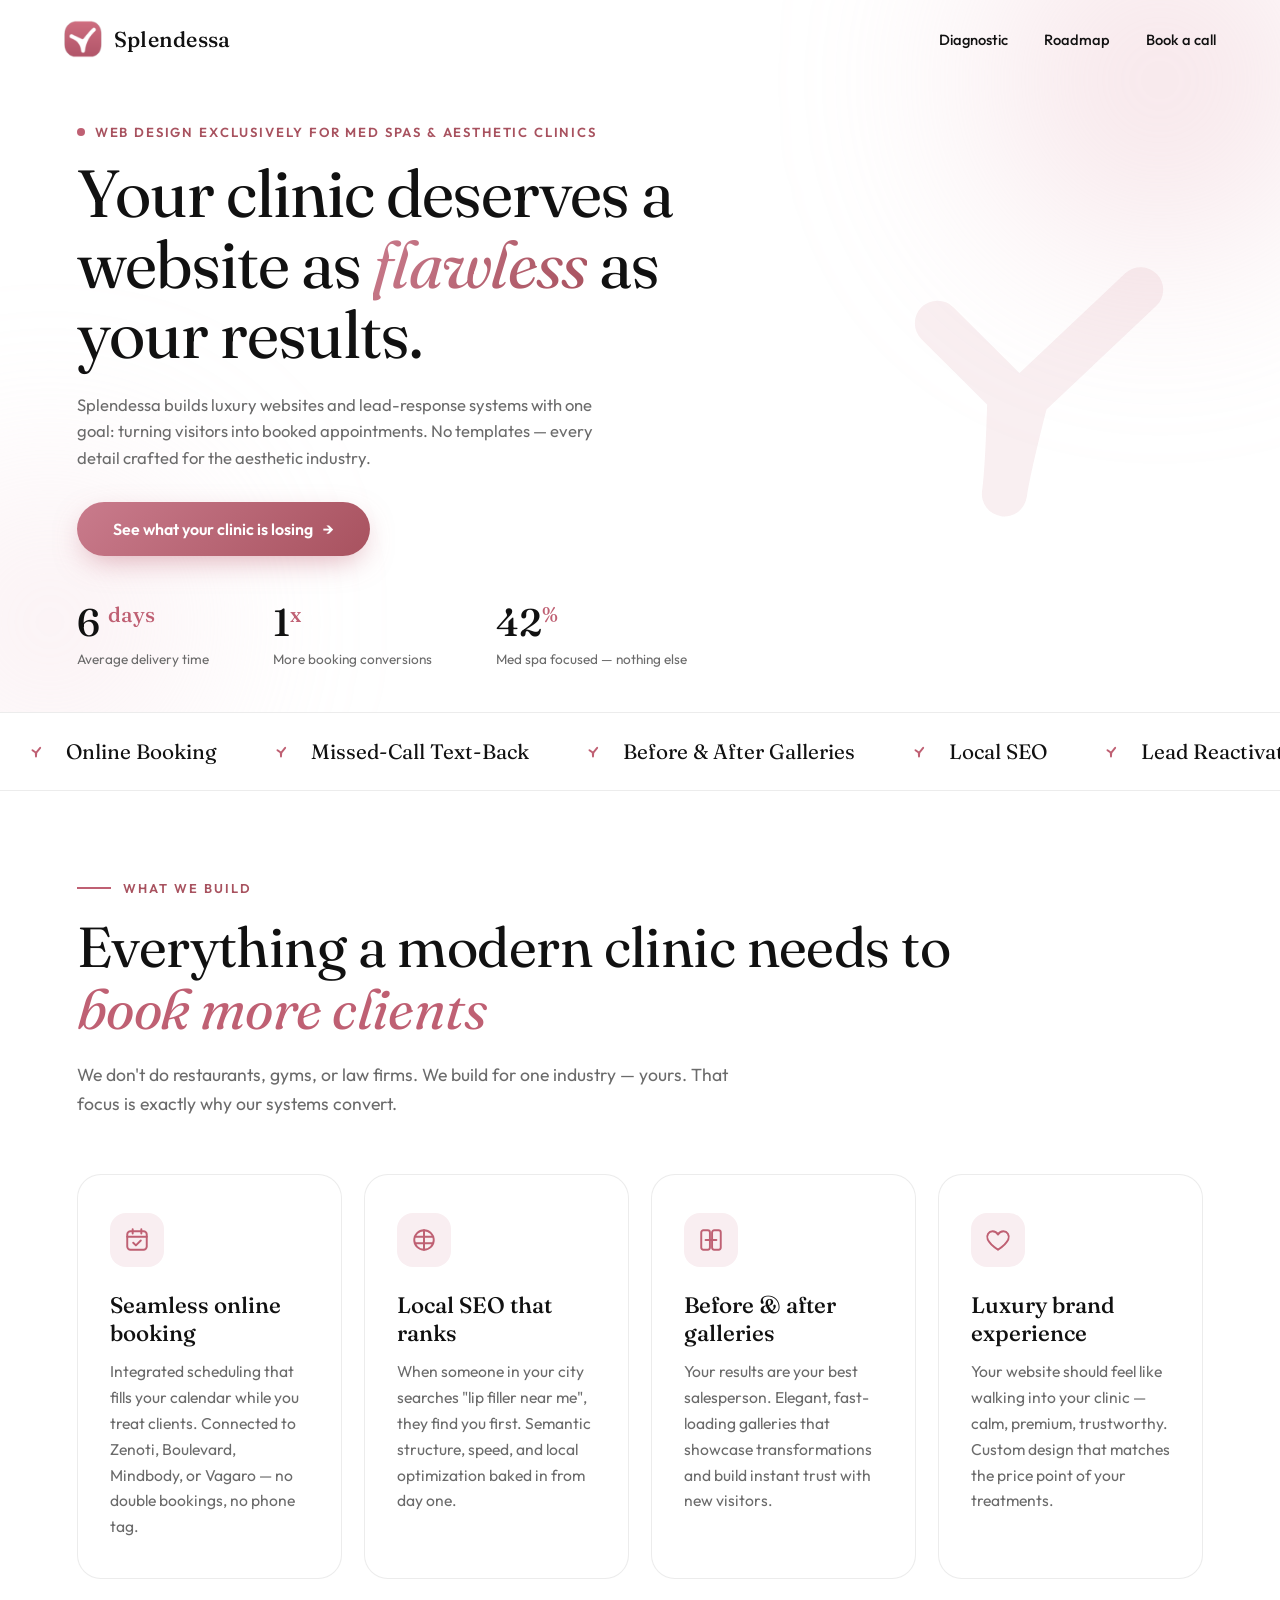
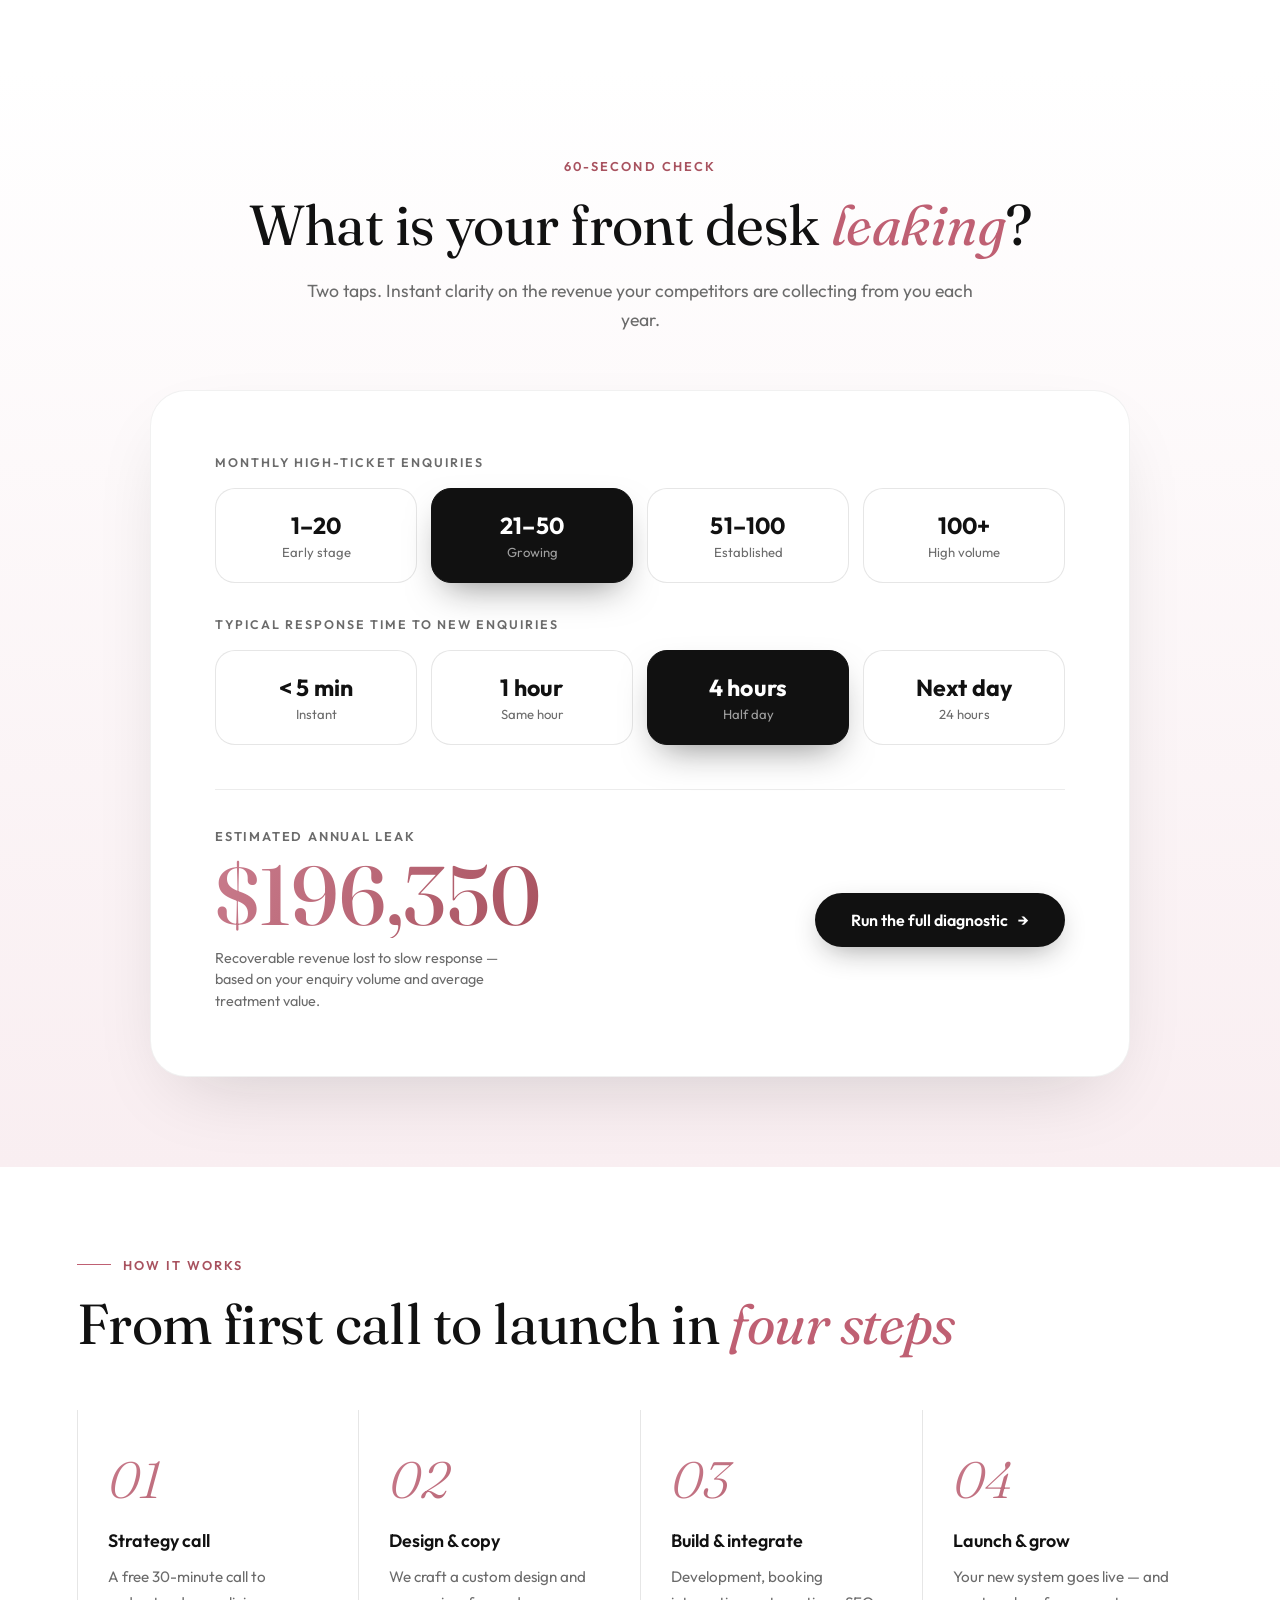
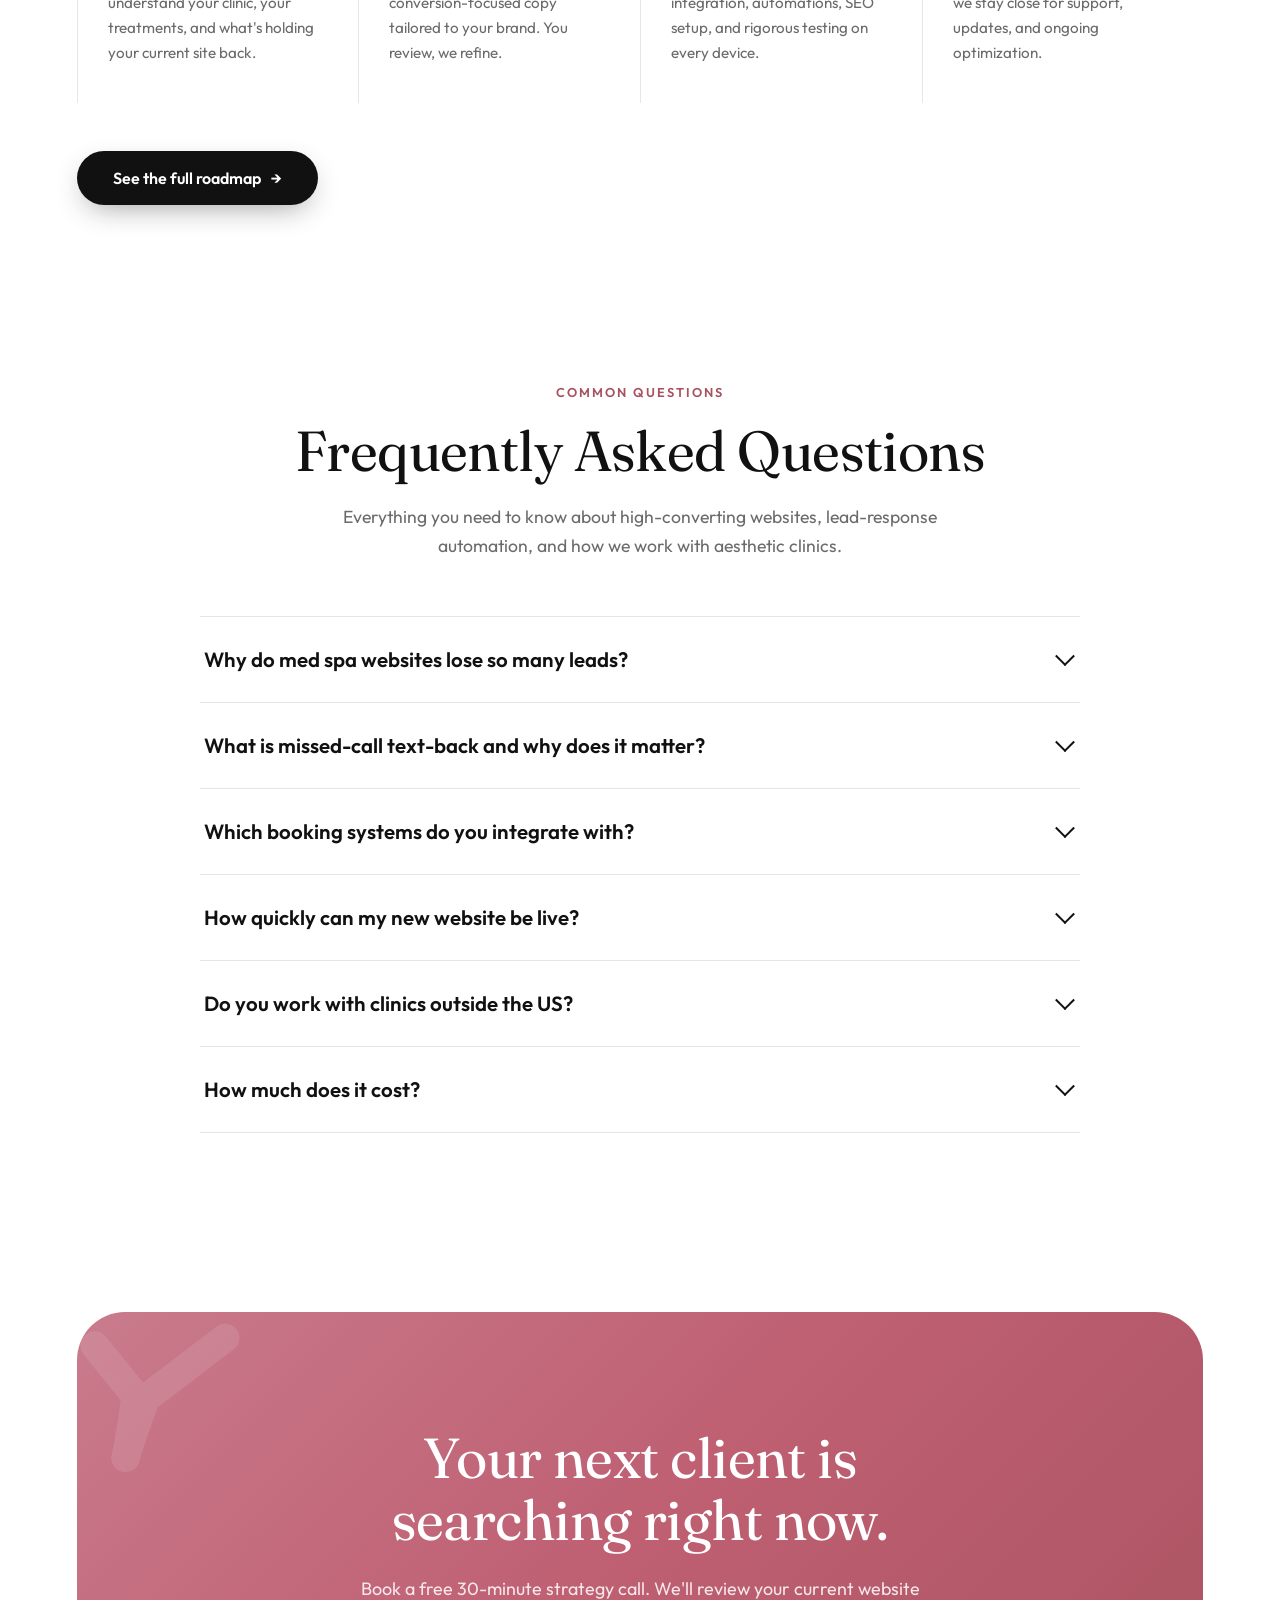
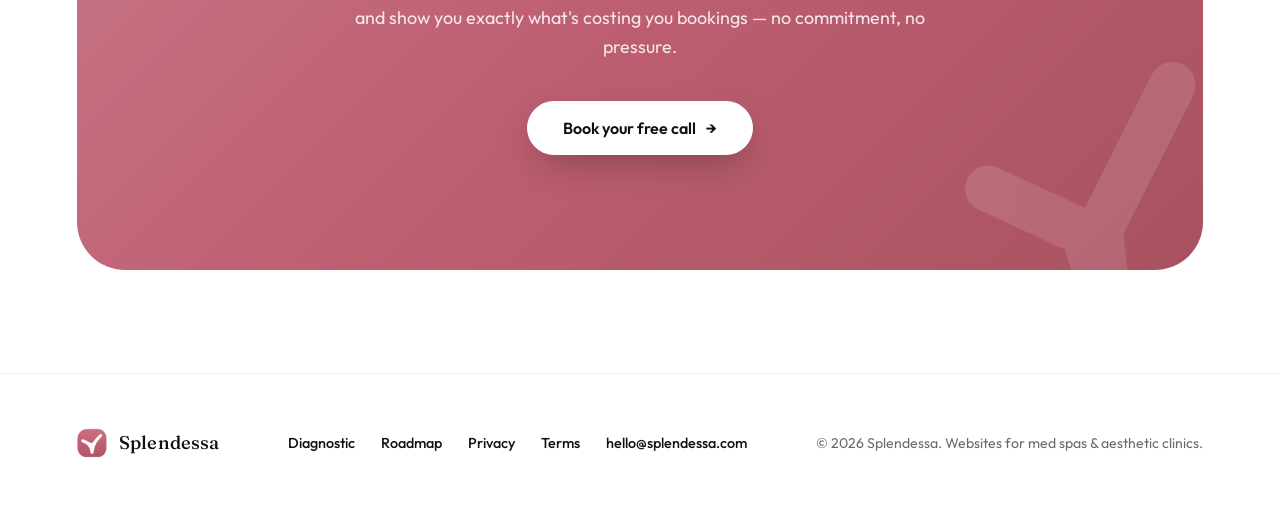
<file: index.html>
<!DOCTYPE html>
<html lang="en">
<head>
<meta charset="UTF-8">
<meta name="viewport" content="width=device-width, initial-scale=1.0">
<title>Splendessa — Premium Websites & Booking Systems for Med Spas</title>
<meta name="description" content="Splendessa builds luxury, high-converting websites and lead-response systems exclusively for med spas and aesthetic clinics.">
<link rel="canonical" href="https://splendessa.com/">
<meta property="og:type" content="website">
<meta property="og:site_name" content="Splendessa">
<meta property="og:title" content="Splendessa — Premium Websites & Booking Systems for Med Spas">
<meta property="og:description" content="Luxury, high-converting websites and lead-response systems built exclusively for med spas and aesthetic clinics.">
<meta property="og:url" content="https://splendessa.com/">
<meta property="og:image" content="https://splendessa.com/og-image.png">
<meta property="og:image:width" content="1200">
<meta property="og:image:height" content="630">
<meta name="twitter:card" content="summary_large_image">
<meta name="twitter:title" content="Splendessa — Premium Websites & Booking Systems for Med Spas">
<meta name="twitter:description" content="Luxury, high-converting websites and lead-response systems built exclusively for med spas and aesthetic clinics.">
<meta name="twitter:image" content="https://splendessa.com/og-image.png">
<link rel="preconnect" href="https://fonts.googleapis.com">
<link rel="preconnect" href="https://fonts.gstatic.com" crossorigin>
<link rel="preload" as="style" href="https://fonts.googleapis.com/css2?family=Fraunces:ital,opsz,wght@0,9..144,300;0,9..144,400;0,9..144,500;1,9..144,300;1,9..144,400&family=Outfit:wght@300;400;500;600;700&display=swap" onload="this.onload=null;this.rel='stylesheet'"><noscript><link rel="stylesheet" href="https://fonts.googleapis.com/css2?family=Fraunces:ital,opsz,wght@0,9..144,300;0,9..144,400;0,9..144,500;1,9..144,300;1,9..144,400&family=Outfit:wght@300;400;500;600;700&display=swap"></noscript>
<link rel="icon" href="favicon.ico" sizes="any">
<link rel="icon" type="image/png" sizes="32x32" href="favicon-32.png">
<link rel="icon" type="image/png" sizes="16x16" href="favicon-16.png">
<link rel="apple-touch-icon" href="apple-touch-icon.png">
<link rel="stylesheet" href="styles.css">
</head>
<body>

<nav>
  <a href="index.html" class="nav-brand">
    <img class="logo-mark" src="logo.png" alt="Splendessa" width="38" height="38">
    <span>Splendessa</span>
  </a>
  <div class="nav-links">
    <a href="diagnostic.html">Diagnostic</a>
    <a href="roadmap.html">Roadmap</a>
    <a href="book.html">Book a call</a>
  </div>
</nav>
<main>

<header class="hero">
  <div class="orb orb-1"></div>
  <div class="orb orb-2"></div>
  <svg class="hero-check" viewBox="0 0 100 100" aria-hidden="true">
    <path d="M28 45 L48 60 Q50 78 50 84 Q50 78 52 60 L76 30" fill="none" stroke="#BF6073" stroke-width="11" stroke-linecap="round" stroke-linejoin="round"/>
  </svg>
  <div style="position:relative;z-index:2">
    <div class="hero-eyebrow"><span class="dot"></span> Web design exclusively for med spas &amp; aesthetic clinics</div>
    <h1>Your clinic deserves a website as <em>flawless</em> as your results.</h1>
    <p class="hero-sub">Splendessa builds luxury websites and lead-response systems with one goal: turning visitors into booked appointments. No templates — every detail crafted for the aesthetic industry.</p>
    <div class="hero-actions">
      <a href="#quiz" class="btn btn-primary">See what your clinic is losing <span class="arrow">→</span></a>
    </div>
    <div class="hero-stats">
      <div class="stat"><div class="num"><span class="count" data-target="14">0</span> <sup>days</sup></div><div class="label">Average delivery time</div></div>
      <div class="stat"><div class="num"><span class="count" data-target="3">0</span><sup>x</sup></div><div class="label">More booking conversions</div></div>
      <div class="stat"><div class="num"><span class="count" data-target="100">0</span><sup>%</sup></div><div class="label">Med spa focused — nothing else</div></div>
    </div>
  </div>
</header>

<div class="marquee" aria-hidden="true">
  <div class="marquee-track">
    <span class="marquee-item"><svg viewBox="0 0 100 100"><path d="M28 45 L48 60 Q50 78 50 84 Q50 78 52 60 L76 30" fill="none" stroke="#BF6073" stroke-width="12" stroke-linecap="round" stroke-linejoin="round"/></svg> Online Booking</span>
    <span class="marquee-item"><svg viewBox="0 0 100 100"><path d="M28 45 L48 60 Q50 78 50 84 Q50 78 52 60 L76 30" fill="none" stroke="#BF6073" stroke-width="12" stroke-linecap="round" stroke-linejoin="round"/></svg> Missed-Call Text-Back</span>
    <span class="marquee-item"><svg viewBox="0 0 100 100"><path d="M28 45 L48 60 Q50 78 50 84 Q50 78 52 60 L76 30" fill="none" stroke="#BF6073" stroke-width="12" stroke-linecap="round" stroke-linejoin="round"/></svg> Before &amp; After Galleries</span>
    <span class="marquee-item"><svg viewBox="0 0 100 100"><path d="M28 45 L48 60 Q50 78 50 84 Q50 78 52 60 L76 30" fill="none" stroke="#BF6073" stroke-width="12" stroke-linecap="round" stroke-linejoin="round"/></svg> Local SEO</span>
    <span class="marquee-item"><svg viewBox="0 0 100 100"><path d="M28 45 L48 60 Q50 78 50 84 Q50 78 52 60 L76 30" fill="none" stroke="#BF6073" stroke-width="12" stroke-linecap="round" stroke-linejoin="round"/></svg> Lead Reactivation</span>
    <span class="marquee-item"><svg viewBox="0 0 100 100"><path d="M28 45 L48 60 Q50 78 50 84 Q50 78 52 60 L76 30" fill="none" stroke="#BF6073" stroke-width="12" stroke-linecap="round" stroke-linejoin="round"/></svg> Treatment Pages</span>
  </div>
</div>

<section id="services">
  <div class="section-head reveal">
    <div class="eyebrow">What we build</div>
    <h2>Everything a modern clinic needs to <em>book more clients</em></h2>
    <p class="section-sub">We don't do restaurants, gyms, or law firms. We build for one industry — yours. That focus is exactly why our systems convert.</p>
  </div>
  <div class="services-grid">
    <div class="service-card reveal">
      <div class="service-icon">
        <svg width="26" height="26" viewBox="0 0 24 24" fill="none"><rect x="3" y="4" width="18" height="17" rx="3" stroke="#BF6073" stroke-width="1.8"/><path d="M3 9h18M8 2v4M16 2v4" stroke="#BF6073" stroke-width="1.8" stroke-linecap="round"/><path d="M8.5 14.5l2.5 2.5 4.5-4.5" stroke="#BF6073" stroke-width="1.8" stroke-linecap="round" stroke-linejoin="round"/></svg>
      </div>
      <h3>Seamless online booking</h3>
      <p>Integrated scheduling that fills your calendar while you treat clients. Connected to Zenoti, Boulevard, Mindbody, or Vagaro — no double bookings, no phone tag.</p>
    </div>
    <div class="service-card reveal">
      <div class="service-icon">
        <svg width="26" height="26" viewBox="0 0 24 24" fill="none"><circle cx="12" cy="12" r="9" stroke="#BF6073" stroke-width="1.8"/><path d="M12 3v18M3.5 9h17M3.5 15h17" stroke="#BF6073" stroke-width="1.8" stroke-linecap="round"/></svg>
      </div>
      <h3>Local SEO that ranks</h3>
      <p>When someone in your city searches "lip filler near me", they find you first. Semantic structure, speed, and local optimization baked in from day one.</p>
    </div>
    <div class="service-card reveal">
      <div class="service-icon">
        <svg width="26" height="26" viewBox="0 0 24 24" fill="none"><rect x="3" y="3" width="8" height="18" rx="2" stroke="#BF6073" stroke-width="1.8"/><rect x="13" y="3" width="8" height="18" rx="2" stroke="#BF6073" stroke-width="1.8"/><path d="M7 12h10" stroke="#BF6073" stroke-width="1.8" stroke-linecap="round"/></svg>
      </div>
      <h3>Before &amp; after galleries</h3>
      <p>Your results are your best salesperson. Elegant, fast-loading galleries that showcase transformations and build instant trust with new visitors.</p>
    </div>
    <div class="service-card reveal">
      <div class="service-icon">
        <svg width="26" height="26" viewBox="0 0 24 24" fill="none"><path d="M12 21s-7.5-4.8-9.5-9.5C1 7.5 3.5 4 7 4c2.2 0 4 1.3 5 3 1-1.7 2.8-3 5-3 3.5 0 6 3.5 4.5 7.5C19.5 16.2 12 21 12 21z" stroke="#BF6073" stroke-width="1.8" stroke-linejoin="round"/></svg>
      </div>
      <h3>Luxury brand experience</h3>
      <p>Your website should feel like walking into your clinic — calm, premium, trustworthy. Custom design that matches the price point of your treatments.</p>
    </div>
  </div>
</section>

<!-- Quiz -->
<section class="quiz" id="quiz">
  <div class="section-head centered reveal">
    <div class="eyebrow">60-second check</div>
    <h2>What is your front desk <em>leaking</em>?</h2>
    <p class="section-sub">Two taps. Instant clarity on the revenue your competitors are collecting from you each year.</p>
  </div>
  <div class="quiz-card reveal">
    <div class="quiz-label">Monthly high-ticket enquiries</div>
    <div class="pill-row" id="qLeads">
      <div class="pill" data-v="12"><div class="big">1–20</div><div class="small">Early stage</div></div>
      <div class="pill selected" data-v="35"><div class="big">21–50</div><div class="small">Growing</div></div>
      <div class="pill" data-v="75"><div class="big">51–100</div><div class="small">Established</div></div>
      <div class="pill" data-v="130"><div class="big">100+</div><div class="small">High volume</div></div>
    </div>
    <div class="quiz-label">Typical response time to new enquiries</div>
    <div class="pill-row" id="qTime">
      <div class="pill" data-v="0.10"><div class="big">&lt; 5 min</div><div class="small">Instant</div></div>
      <div class="pill" data-v="0.35"><div class="big">1 hour</div><div class="small">Same hour</div></div>
      <div class="pill selected" data-v="0.55"><div class="big">4 hours</div><div class="small">Half day</div></div>
      <div class="pill" data-v="0.70"><div class="big">Next day</div><div class="small">24 hours</div></div>
    </div>
    <div class="quiz-result">
      <div>
        <div class="lead-label">Estimated annual leak</div>
        <div class="lead-num" id="quizMoney">$0</div>
        <p class="lead-note">Recoverable revenue lost to slow response — based on your enquiry volume and average treatment value.</p>
      </div>
      <div class="cta-side">
        <a href="diagnostic.html" class="btn btn-dark">Run the full diagnostic <span class="arrow">→</span></a>
      </div>
    </div>
  </div>
</section>

<!-- Process teaser -->
<section class="process" id="process">
  <div class="section-head reveal">
    <div class="eyebrow">How it works</div>
    <h2>From first call to launch in <em>four steps</em></h2>
  </div>
  <div class="steps">
    <div class="step reveal"><span class="bar"></span><span class="step-num">01</span><h3>Strategy call</h3><p>A free 30-minute call to understand your clinic, your treatments, and what's holding your current site back.</p></div>
    <div class="step reveal"><span class="bar"></span><span class="step-num">02</span><h3>Design &amp; copy</h3><p>We craft a custom design and conversion-focused copy tailored to your brand. You review, we refine.</p></div>
    <div class="step reveal"><span class="bar"></span><span class="step-num">03</span><h3>Build &amp; integrate</h3><p>Development, booking integration, automations, SEO setup, and rigorous testing on every device.</p></div>
    <div class="step reveal"><span class="bar"></span><span class="step-num">04</span><h3>Launch &amp; grow</h3><p>Your new system goes live — and we stay close for support, updates, and ongoing optimization.</p></div>
  </div>
  <div class="reveal" style="margin-top:48px">
    <a href="roadmap.html" class="btn btn-dark">See the full roadmap <span class="arrow">→</span></a>
  </div>
</section>

<!-- FAQ -->
<section id="faq">
  <div class="section-head centered reveal">
    <div class="eyebrow">Common questions</div>
    <h2>Frequently Asked Questions</h2>
    <p class="section-sub">Everything you need to know about high-converting websites, lead-response automation, and how we work with aesthetic clinics.</p>
  </div>
  <div class="faq-list reveal">
    <div class="faq-item">
      <button class="faq-q">Why do med spa websites lose so many leads?<span class="chev"></span></button>
      <div class="faq-a"><p>Most clinic websites are built to look nice, not to convert. Slow load times, no clear booking path, and — the biggest one — slow response to enquiries. Research shows lead-to-client conversion drops dramatically after the first few minutes. Our systems are designed to capture the enquiry and respond instantly, before the prospect calls your competitor.</p></div>
    </div>
    <div class="faq-item">
      <button class="faq-q">What is missed-call text-back and why does it matter?<span class="chev"></span></button>
      <div class="faq-a"><p>When a potential client calls and your front desk is busy with a treatment, that lead usually goes straight to the next clinic on Google. Our automation detects the missed call and instantly sends the caller an SMS with your booking link — recovering leads that would otherwise be lost forever.</p></div>
    </div>
    <div class="faq-item">
      <button class="faq-q">Which booking systems do you integrate with?<span class="chev"></span></button>
      <div class="faq-a"><p>We integrate directly with the platforms aesthetic clinics already use — Zenoti, Boulevard, Mindbody, Vagaro, and others. Your website becomes a front door to your existing calendar, so there's no new software for your team to learn.</p></div>
    </div>
    <div class="faq-item">
      <button class="faq-q">How quickly can my new website be live?<span class="chev"></span></button>
      <div class="faq-a"><p>A focused landing page launches in about 5 business days. A complete multi-service system with automations takes 10–14 business days. We move fast because we only build for one industry — there's no learning curve on our side.</p></div>
    </div>
    <div class="faq-item">
      <button class="faq-q">Do you work with clinics outside the US?<span class="chev"></span></button>
      <div class="faq-a"><p>Yes — we work with med spas and aesthetic clinics across the US, UK, Canada, and Australia. Everything is handled remotely with a clear, structured process, so your location never slows the project down.</p></div>
    </div>
    <div class="faq-item">
      <button class="faq-q">How much does it cost?<span class="chev"></span></button>
      <div class="faq-a"><p>Every clinic's situation is different — a single-treatment landing page is a very different project from a multi-service system with automations. On your free strategy call we'll diagnose what's actually costing you bookings and give you an exact, transparent quote. No surprises, no pressure.</p></div>
    </div>
  </div>
</section>

<!-- CTA -->
<section class="cta-final">
  <div class="cta-box reveal">
    <svg class="cta-check2" viewBox="0 0 100 100" aria-hidden="true"><path d="M28 45 L48 60 Q50 78 50 84 Q50 78 52 60 L76 30" fill="none" stroke="#fff" stroke-width="11" stroke-linecap="round" stroke-linejoin="round"/></svg>
    <svg class="cta-check" viewBox="0 0 100 100" aria-hidden="true"><path d="M28 45 L48 60 Q50 78 50 84 Q50 78 52 60 L76 30" fill="none" stroke="#fff" stroke-width="11" stroke-linecap="round" stroke-linejoin="round"/></svg>
    <h2>Your next client is searching right now.</h2>
    <p>Book a free 30-minute strategy call. We'll review your current website and show you exactly what's costing you bookings — no commitment, no pressure.</p>
    <a href="book.html" class="btn btn-white">Book your free call <span class="arrow">→</span></a>
  </div>
</section>

</main>
<footer>
  <a href="index.html" class="nav-brand">
    <img class="logo-mark" src="logo.png" alt="Splendessa" width="38" height="38">
    Splendessa
  </a>
  <div class="foot-links">
    <a href="diagnostic.html">Diagnostic</a>
    <a href="roadmap.html">Roadmap</a>
    <a href="privacy.html">Privacy</a>
    <a href="terms.html">Terms</a>
    <a href="mailto:hello@splendessa.com">hello@splendessa.com</a>
  </div>
  <p>© 2026 Splendessa. Websites for med spas &amp; aesthetic clinics.</p>
</footer>

<script src="app.js" defer></script>
<script>
/* Quiz calculator */
const ATV = 850; // average high-ticket treatment value (USD)
function quizCalc(){
  const leads = +document.querySelector('#qLeads .pill.selected').dataset.v;
  const attr = +document.querySelector('#qTime .pill.selected').dataset.v;
  const annual = leads * attr * ATV * 12;
  animateMoney(document.getElementById('quizMoney'), annual);
  try { localStorage.setItem('splendessa_audit', JSON.stringify({ annual: Math.round(annual), leads, date: Date.now() })); } catch(e){}
}
let moneyAnim;
function animateMoney(el, target){
  cancelAnimationFrame(moneyAnim);
  const from = +(el.dataset.cur || 0), start = performance.now(), dur = 700;
  (function tick(now){
    const p = Math.min((now - start) / dur, 1);
    const v = from + (target - from) * (1 - Math.pow(1 - p, 3));
    el.textContent = '$' + Math.round(v).toLocaleString('en-US');
    el.dataset.cur = v;
    if (p < 1) moneyAnim = requestAnimationFrame(tick);
  })(performance.now());
}
document.querySelectorAll('#qLeads .pill, #qTime .pill').forEach(p => {
  p.addEventListener('click', () => {
    p.parentElement.querySelectorAll('.pill').forEach(x => x.classList.remove('selected'));
    p.classList.add('selected');
    quizCalc();
  });
});
quizCalc();
</script>
</body>
</html>
</file>
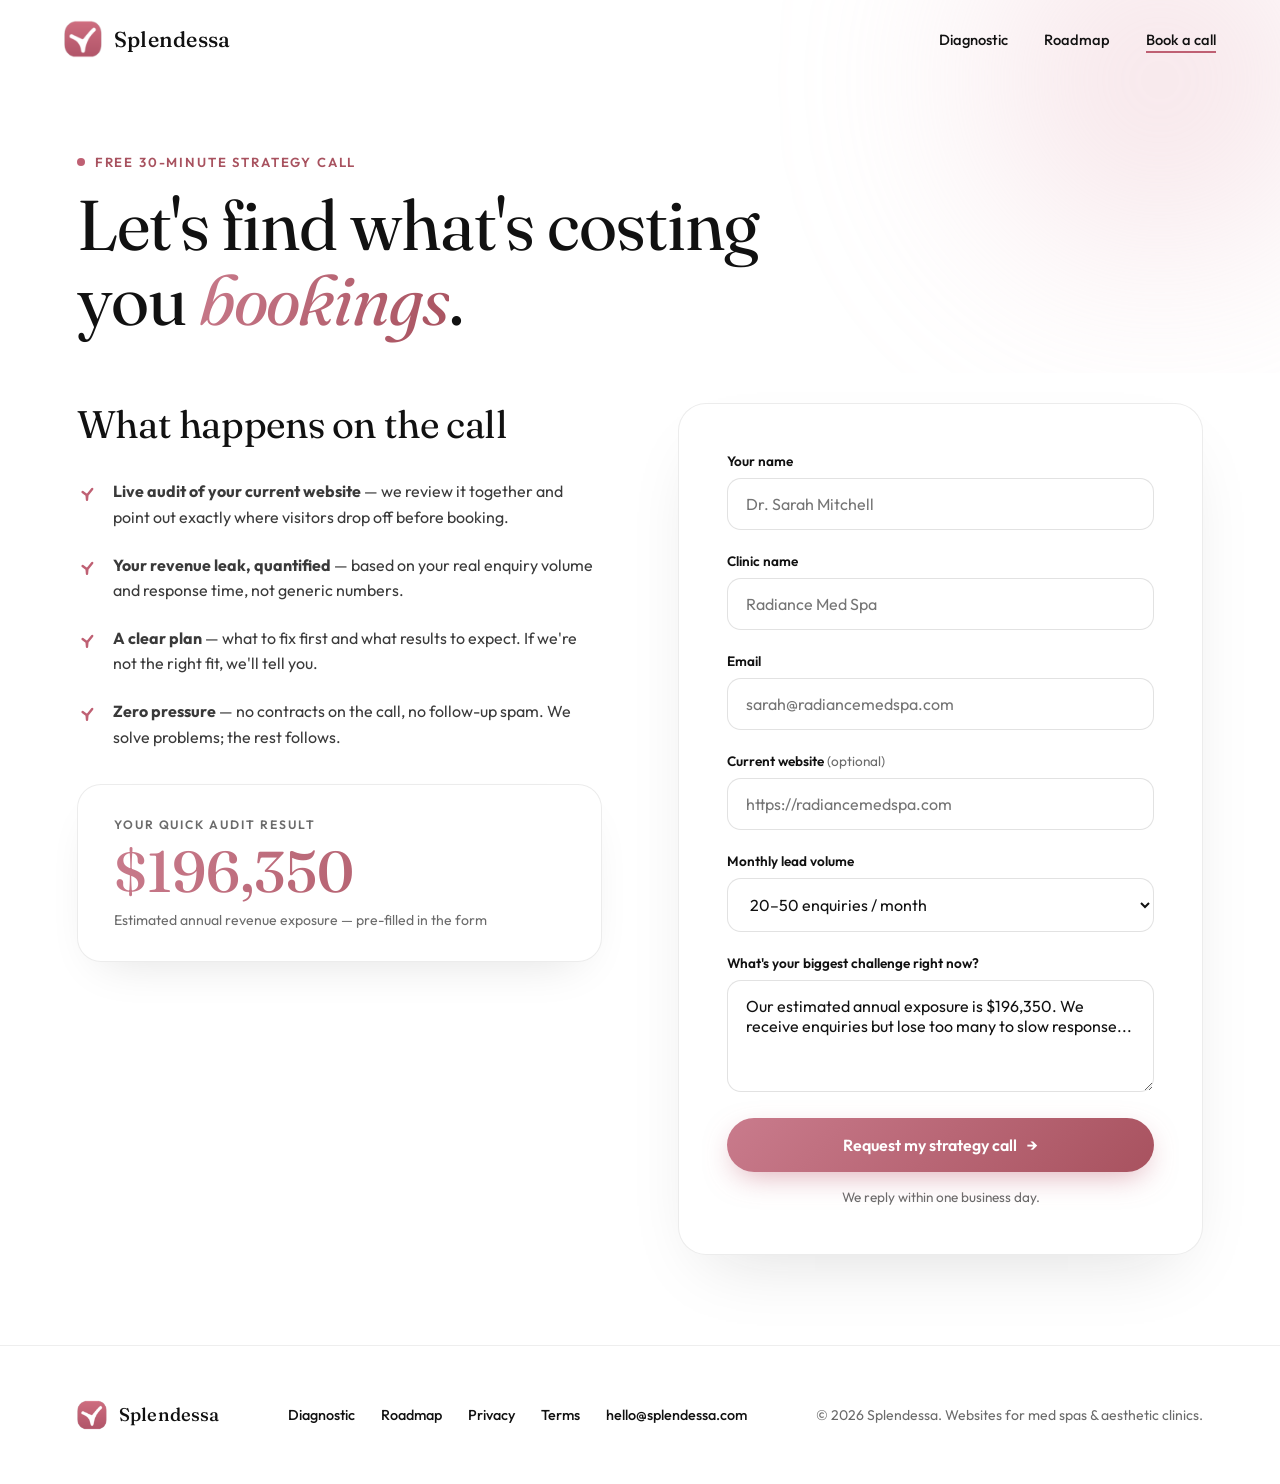
<file: book.html>
<!DOCTYPE html>
<html lang="en">
<head>
<meta charset="UTF-8">
<meta name="viewport" content="width=device-width, initial-scale=1.0">
<title>Book a Strategy Call — Splendessa</title>
<meta name="description" content="Book a free 30-minute strategy call with Splendessa. We'll audit your med spa's website and show you what's costing you bookings.">
<link rel="canonical" href="https://splendessa.com/book">
<meta property="og:type" content="website">
<meta property="og:site_name" content="Splendessa">
<meta property="og:title" content="Book a Strategy Call — Splendessa">
<meta property="og:description" content="A free 30-minute audit of your med spa’s website. We’ll show you exactly what’s costing you bookings.">
<meta property="og:url" content="https://splendessa.com/book">
<meta property="og:image" content="https://splendessa.com/og-image.png">
<meta property="og:image:width" content="1200">
<meta property="og:image:height" content="630">
<meta name="twitter:card" content="summary_large_image">
<meta name="twitter:title" content="Book a Strategy Call — Splendessa">
<meta name="twitter:description" content="A free 30-minute audit of your med spa’s website. We’ll show you exactly what’s costing you bookings.">
<meta name="twitter:image" content="https://splendessa.com/og-image.png">
<link rel="preconnect" href="https://fonts.googleapis.com">
<link rel="preconnect" href="https://fonts.gstatic.com" crossorigin>
<link rel="preload" as="style" href="https://fonts.googleapis.com/css2?family=Fraunces:ital,opsz,wght@0,9..144,300;0,9..144,400;0,9..144,500;1,9..144,300;1,9..144,400&family=Outfit:wght@300;400;500;600;700&display=swap" onload="this.onload=null;this.rel='stylesheet'"><noscript><link rel="stylesheet" href="https://fonts.googleapis.com/css2?family=Fraunces:ital,opsz,wght@0,9..144,300;0,9..144,400;0,9..144,500;1,9..144,300;1,9..144,400&family=Outfit:wght@300;400;500;600;700&display=swap"></noscript>
<link rel="icon" href="favicon.ico" sizes="any">
<link rel="icon" type="image/png" sizes="32x32" href="favicon-32.png">
<link rel="icon" type="image/png" sizes="16x16" href="favicon-16.png">
<link rel="apple-touch-icon" href="apple-touch-icon.png">
<link rel="stylesheet" href="styles.css">
</head>
<body>

<nav>
  <a href="index.html" class="nav-brand">
    <img class="logo-mark" src="logo.png" alt="Splendessa" width="38" height="38">
    <span>Splendessa</span>
  </a>
  <div class="nav-links">
    <a href="diagnostic.html">Diagnostic</a>
    <a href="roadmap.html">Roadmap</a>
    <a href="book.html" class="active">Book a call</a>
  </div>
</nav>
<main>

<header class="hero compact">
  <div class="orb orb-1"></div>
  <div style="position:relative;z-index:2;max-width:980px">
    <div class="hero-eyebrow"><span class="dot"></span> Free 30-minute strategy call</div>
    <h1 style="font-size:clamp(2.3rem,5.5vw,4.4rem)">Let's find what's costing you <em>bookings</em>.</h1>
  </div>
</header>

<section style="padding-top:30px">
  <div class="book-wrap">
    <div class="reveal">
      <h2 style="font-size:clamp(1.6rem,3vw,2.4rem)">What happens on the call</h2>
      <div class="book-points">
        <div class="bp">
          <svg width="20" height="20" viewBox="0 0 100 100"><path d="M28 45 L48 60 Q50 78 50 84 Q50 78 52 60 L76 30" fill="none" stroke="#BF6073" stroke-width="12" stroke-linecap="round" stroke-linejoin="round"/></svg>
          <span><strong>Live audit of your current website</strong> — we review it together and point out exactly where visitors drop off before booking.</span>
        </div>
        <div class="bp">
          <svg width="20" height="20" viewBox="0 0 100 100"><path d="M28 45 L48 60 Q50 78 50 84 Q50 78 52 60 L76 30" fill="none" stroke="#BF6073" stroke-width="12" stroke-linecap="round" stroke-linejoin="round"/></svg>
          <span><strong>Your revenue leak, quantified</strong> — based on your real enquiry volume and response time, not generic numbers.</span>
        </div>
        <div class="bp">
          <svg width="20" height="20" viewBox="0 0 100 100"><path d="M28 45 L48 60 Q50 78 50 84 Q50 78 52 60 L76 30" fill="none" stroke="#BF6073" stroke-width="12" stroke-linecap="round" stroke-linejoin="round"/></svg>
          <span><strong>A clear plan</strong> — what to fix first and what results to expect. If we're not the right fit, we'll tell you.</span>
        </div>
        <div class="bp">
          <svg width="20" height="20" viewBox="0 0 100 100"><path d="M28 45 L48 60 Q50 78 50 84 Q50 78 52 60 L76 30" fill="none" stroke="#BF6073" stroke-width="12" stroke-linecap="round" stroke-linejoin="round"/></svg>
          <span><strong>Zero pressure</strong> — no contracts on the call, no follow-up spam. We solve problems; the rest follows.</span>
        </div>
      </div>
      <div class="audit-card" style="margin-top:34px;margin-bottom:0" id="auditCard" hidden>
        <div class="al">Your quick audit result</div>
        <div class="av" id="auditVal">$0</div>
        <div class="an">Estimated annual revenue exposure — pre-filled in the form</div>
      </div>
    </div>

    <div class="reveal">
    <div class="book-form">
      <div class="field">
        <label for="fName">Your name</label>
        <input id="fName" type="text" placeholder="Dr. Sarah Mitchell" autocomplete="name">
      </div>
      <div class="field">
        <label for="fClinic">Clinic name</label>
        <input id="fClinic" type="text" placeholder="Radiance Med Spa" autocomplete="organization">
      </div>
      <div class="field">
        <label for="fEmail">Email</label>
        <input id="fEmail" type="email" placeholder="sarah@radiancemedspa.com" autocomplete="email">
      </div>
      <div class="field">
        <label for="fWebsite">Current website <span style="color:var(--grey);font-weight:400">(optional)</span></label>
        <input id="fWebsite" type="url" placeholder="https://radiancemedspa.com">
      </div>
      <div class="field">
        <label for="fVolume">Monthly lead volume</label>
        <select id="fVolume">
          <option value="" disabled selected>Select monthly lead volume</option>
          <option>Under 20 high-ticket enquiries / month</option>
          <option>20–50 enquiries / month</option>
          <option>50–100 enquiries / month</option>
          <option>100+ enquiries / month</option>
        </select>
      </div>
      <div class="field">
        <label for="fMessage">What's your biggest challenge right now?</label>
        <textarea id="fMessage" rows="4" placeholder="We get enquiries but they don't turn into bookings..."></textarea>
      </div>
      <div class="hp-field" aria-hidden="true">
        <label for="fCompany">Company</label>
        <input id="fCompany" type="text" tabindex="-1" autocomplete="off">
      </div>
      <button class="btn btn-primary" id="submitBtn">Request my strategy call <span class="arrow">→</span></button>
      <p class="form-note" id="formNote">We reply within one business day.</p>
    </div>
    </div>
  </div>
</section>

</main>
<footer>
  <a href="index.html" class="nav-brand">
    <img class="logo-mark" src="logo.png" alt="Splendessa" width="38" height="38">
    Splendessa
  </a>
  <div class="foot-links">
    <a href="diagnostic.html">Diagnostic</a>
    <a href="roadmap.html">Roadmap</a>
    <a href="privacy.html">Privacy</a>
    <a href="terms.html">Terms</a>
    <a href="mailto:hello@splendessa.com">hello@splendessa.com</a>
  </div>
  <p>© 2026 Splendessa. Websites for med spas &amp; aesthetic clinics.</p>
</footer>

<script src="app.js" defer></script>
<script>
/*
  HOOK IT UP: paste your Google Apps Script Web App URL below
  (same flow as your existing booking form → Google Sheets).
  Leave empty and the form falls back to opening an email draft.
*/
const SCRIPT_URL = 'https://script.google.com/macros/s/AKfycbxak6Yeb489bJ7R97CmvYJ5v6JvOU4Ye3lkTgwxxheYvoxiC4ooYxlK85Bu6cWwLhoapA/exec';

/* Pre-fill from quiz/diagnostic result */
try {
  const audit = JSON.parse(localStorage.getItem('splendessa_audit') || 'null');
  if (audit && audit.annual) {
    const money = '$' + audit.annual.toLocaleString('en-US');
    document.getElementById('auditCard').hidden = false;
    document.getElementById('auditVal').textContent = money;
    document.getElementById('fMessage').value =
      'Our estimated annual exposure is ' + money + '. We receive enquiries but lose too many to slow response...';
    const vol = document.getElementById('fVolume');
    if (audit.leads <= 20) vol.selectedIndex = 1;
    else if (audit.leads <= 50) vol.selectedIndex = 2;
    else if (audit.leads <= 100) vol.selectedIndex = 3;
    else vol.selectedIndex = 4;
  }
} catch(e){}

document.getElementById('submitBtn').addEventListener('click', async () => {
  const btn = document.getElementById('submitBtn');
  const data = {
    name:    document.getElementById('fName').value.trim(),
    clinic:  document.getElementById('fClinic').value.trim(),
    email:   document.getElementById('fEmail').value.trim(),
    website: document.getElementById('fWebsite').value.trim(),
    volume:  document.getElementById('fVolume').value,
    message: document.getElementById('fMessage').value.trim(),
    page:    'book',
    date:    new Date().toISOString(),
  };
  const note = document.getElementById('formNote');
  /* Honeypot: humans never see this field; if it's filled, it's a bot.
     Pretend success so the bot moves on, but send nothing. */
  const hp = document.getElementById('fCompany');
  if (hp && hp.value) {
    note.textContent = '\u2713 Request received \u2014 we\u2019ll be in touch within one business day.';
    note.style.color = 'var(--rose-deep)';
    btn.textContent = 'Request sent \u2713';
    btn.disabled = true;
    return;
  }
  if (!data.name || !data.email) {
    note.textContent = 'Please add your name and email so we can reach you.';
    note.style.color = 'var(--rose-deep)';
    return;
  }
  if (SCRIPT_URL) {
    btn.disabled = true;
    note.textContent = 'Sending...'; note.style.color = 'var(--grey)';
    try {
      await fetch(SCRIPT_URL, { method: 'POST', mode: 'no-cors', body: JSON.stringify(data) });
      note.textContent = '✓ Request received — we\u2019ll be in touch within one business day.';
      note.style.color = 'var(--rose-deep)';
      btn.textContent = 'Request sent ✓';
      ['fName','fClinic','fEmail','fWebsite','fMessage'].forEach(id => document.getElementById(id).value = '');
    } catch (e) {
      btn.disabled = false;
      note.textContent = 'Something went wrong — email us at hello@splendessa.com.';
      note.style.color = 'var(--rose-deep)';
    }
  } else {
    location.href = 'mailto:hello@splendessa.com'
      + '?subject=' + encodeURIComponent('Strategy call — ' + (data.clinic || data.name))
      + '&body=' + encodeURIComponent(
        'Name: ' + data.name + '\nClinic: ' + data.clinic + '\nEmail: ' + data.email
        + '\nWebsite: ' + data.website + '\nLead volume: ' + data.volume + '\n\n' + data.message);
  }
});
</script>
</body>
</html>
</file>
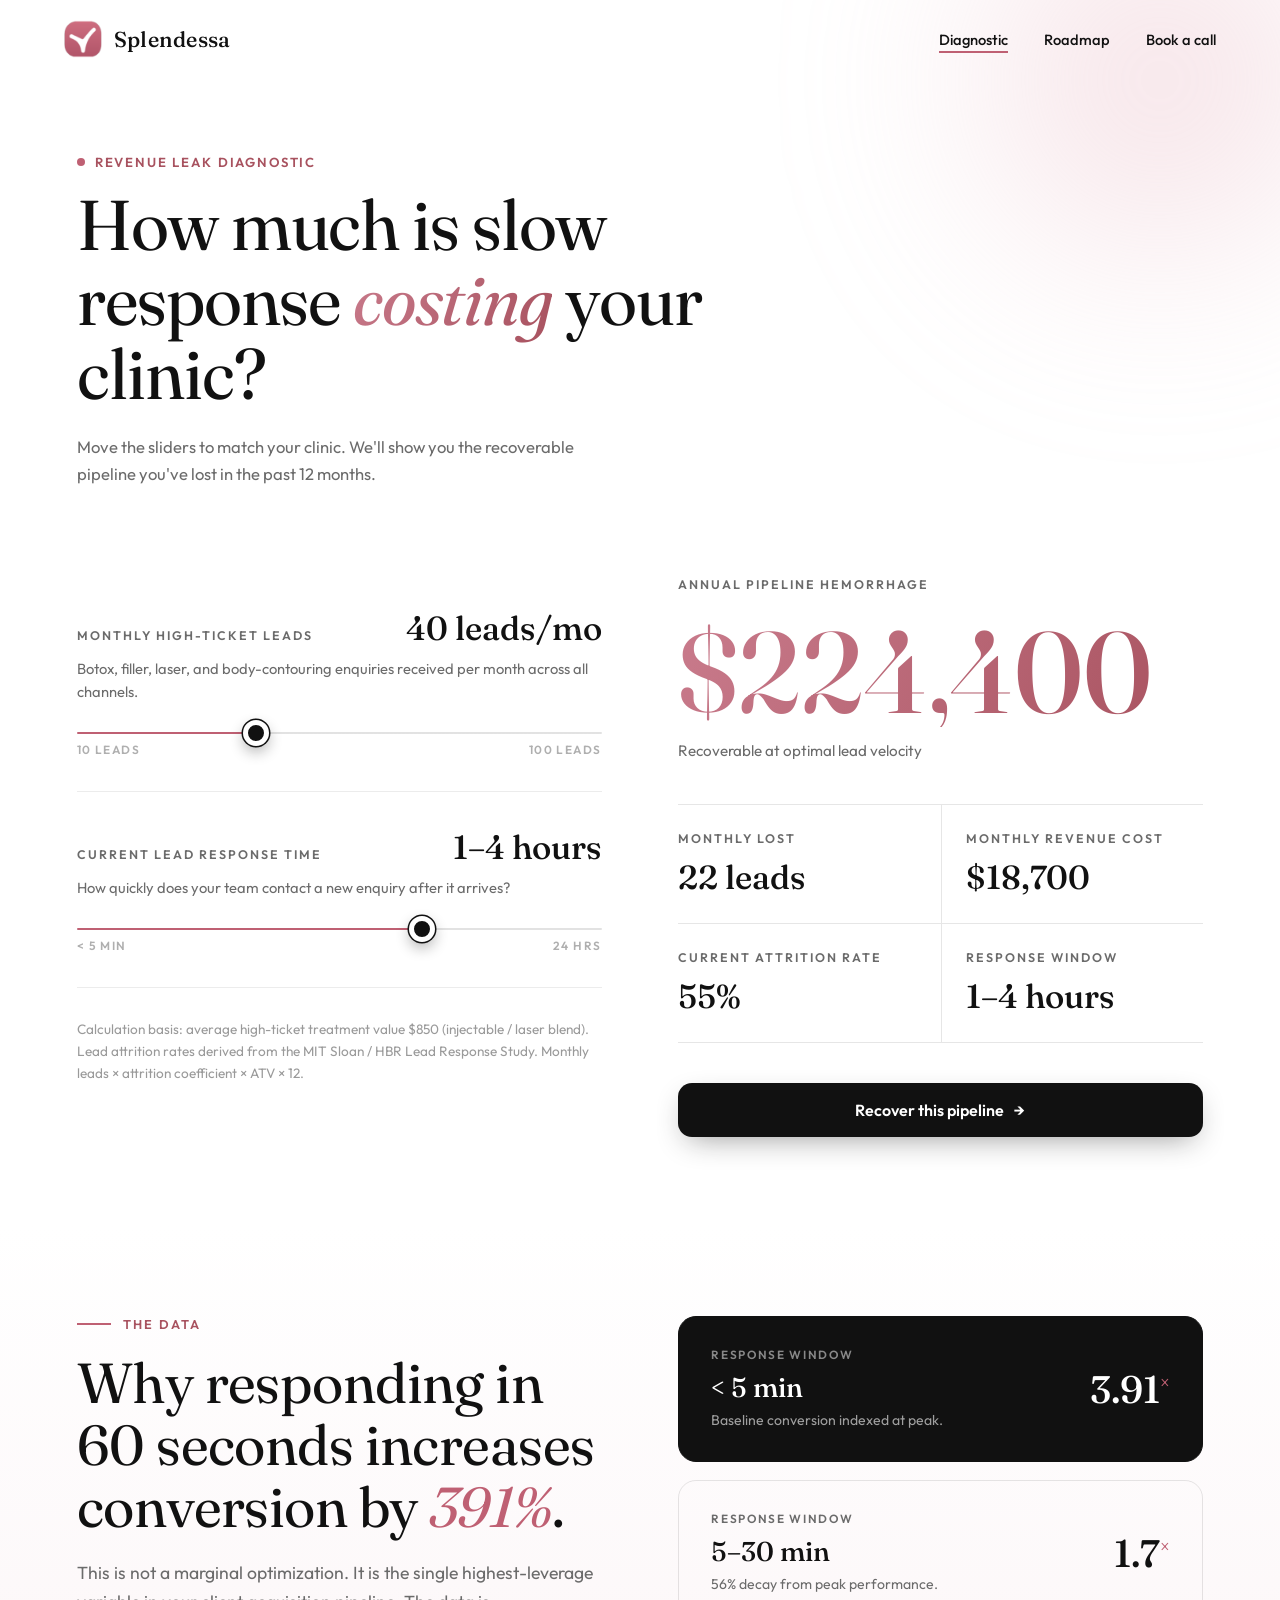
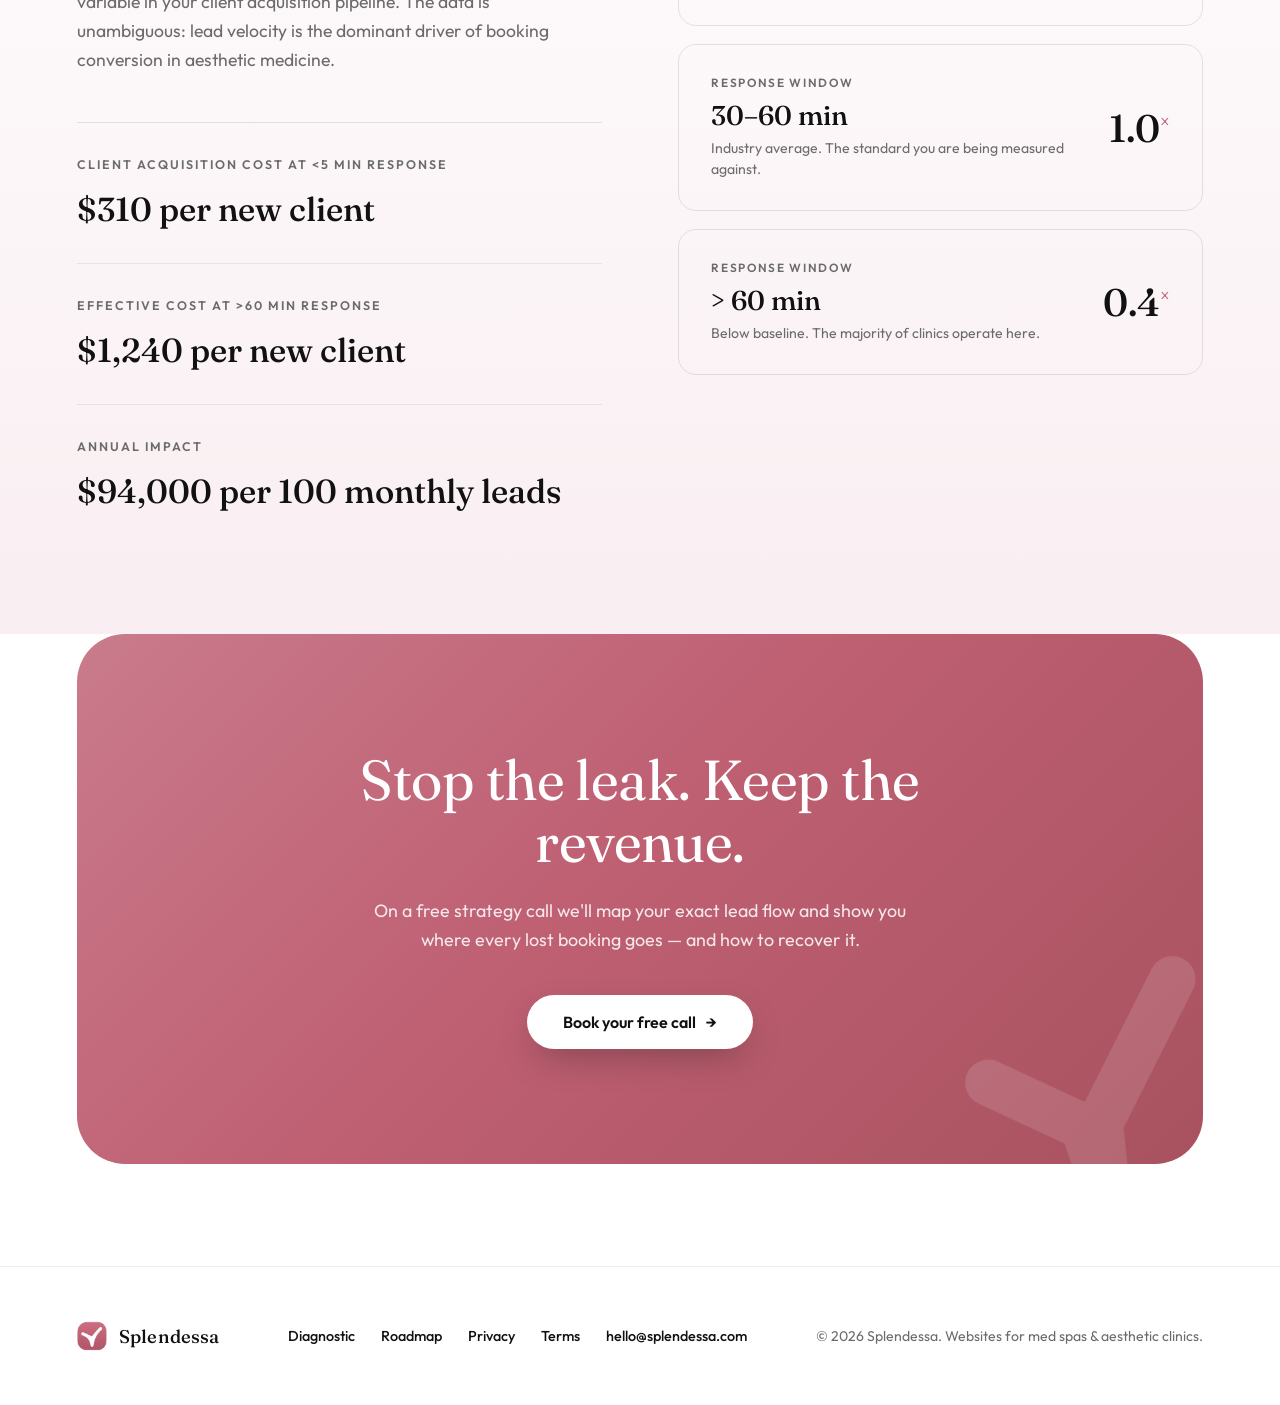
<file: diagnostic.html>
<!DOCTYPE html>
<html lang="en">
<head>
<meta charset="UTF-8">
<meta name="viewport" content="width=device-width, initial-scale=1.0">
<title>Revenue Leak Diagnostic — Splendessa</title>
<meta name="description" content="Calculate exactly how much revenue your med spa loses to slow lead response — and how much is recoverable.">
<link rel="canonical" href="https://splendessa.com/diagnostic">
<meta property="og:type" content="website">
<meta property="og:site_name" content="Splendessa">
<meta property="og:title" content="Revenue-Leak Diagnostic — Splendessa">
<meta property="og:description" content="See how much revenue slow lead response is costing your med spa. Free 60-second diagnostic.">
<meta property="og:url" content="https://splendessa.com/diagnostic">
<meta property="og:image" content="https://splendessa.com/og-image.png">
<meta property="og:image:width" content="1200">
<meta property="og:image:height" content="630">
<meta name="twitter:card" content="summary_large_image">
<meta name="twitter:title" content="Revenue-Leak Diagnostic — Splendessa">
<meta name="twitter:description" content="See how much revenue slow lead response is costing your med spa. Free 60-second diagnostic.">
<meta name="twitter:image" content="https://splendessa.com/og-image.png">
<link rel="preconnect" href="https://fonts.googleapis.com">
<link rel="preconnect" href="https://fonts.gstatic.com" crossorigin>
<link rel="preload" as="style" href="https://fonts.googleapis.com/css2?family=Fraunces:ital,opsz,wght@0,9..144,300;0,9..144,400;0,9..144,500;1,9..144,300;1,9..144,400&family=Outfit:wght@300;400;500;600;700&display=swap" onload="this.onload=null;this.rel='stylesheet'"><noscript><link rel="stylesheet" href="https://fonts.googleapis.com/css2?family=Fraunces:ital,opsz,wght@0,9..144,300;0,9..144,400;0,9..144,500;1,9..144,300;1,9..144,400&family=Outfit:wght@300;400;500;600;700&display=swap"></noscript>
<link rel="icon" href="favicon.ico" sizes="any">
<link rel="icon" type="image/png" sizes="32x32" href="favicon-32.png">
<link rel="icon" type="image/png" sizes="16x16" href="favicon-16.png">
<link rel="apple-touch-icon" href="apple-touch-icon.png">
<link rel="stylesheet" href="styles.css">
</head>
<body>

<nav>
  <a href="index.html" class="nav-brand">
    <img class="logo-mark" src="logo.png" alt="Splendessa" width="38" height="38">
    <span>Splendessa</span>
  </a>
  <div class="nav-links">
    <a href="diagnostic.html" class="active">Diagnostic</a>
    <a href="roadmap.html">Roadmap</a>
    <a href="book.html">Book a call</a>
  </div>
</nav>
<main>

<header class="hero compact">
  <div class="orb orb-1"></div>
  <div style="position:relative;z-index:2;max-width:980px">
    <div class="hero-eyebrow"><span class="dot"></span> Revenue leak diagnostic</div>
    <h1 style="font-size:clamp(2.3rem,5.5vw,4.4rem)">How much is slow response <em>costing</em> your clinic?</h1>
    <p class="hero-sub">Move the sliders to match your clinic. We'll show you the recoverable pipeline you've lost in the past 12 months.</p>
  </div>
</header>

<section style="padding-top:20px">
  <div class="diag-wrap">
    <div class="reveal">
      <div class="diag-row">
        <div class="top">
          <span class="diag-label">Monthly high-ticket leads</span>
          <span class="val" id="leadsVal">40 leads/mo</span>
        </div>
        <p class="desc">Botox, filler, laser, and body-contouring enquiries received per month across all channels.</p>
        <input type="range" id="leadsRange" min="10" max="100" value="40" step="1">
        <div class="range-ends"><span>10 leads</span><span>100 leads</span></div>
      </div>
      <div class="diag-row">
        <div class="top">
          <span class="diag-label">Current lead response time</span>
          <span class="val" id="timeVal">1–4 hours</span>
        </div>
        <p class="desc">How quickly does your team contact a new enquiry after it arrives?</p>
        <input type="range" id="timeRange" min="0" max="3" value="2" step="1">
        <div class="range-ends"><span>&lt; 5 min</span><span>24 hrs</span></div>
      </div>
      <p class="calc-basis">Calculation basis: average high-ticket treatment value $850 (injectable / laser blend). Lead attrition rates derived from the MIT Sloan / HBR Lead Response Study. Monthly leads × attrition coefficient × ATV × 12.</p>
    </div>

    <div class="diag-result reveal">
      <span class="diag-label">Annual pipeline hemorrhage</span>
      <div class="big-money" id="bigMoney">$0</div>
      <p class="sub">Recoverable at optimal lead velocity</p>
      <div class="mini-grid">
        <div class="mini"><div class="diag-label">Monthly lost</div><div class="v" id="lostLeads">0 leads</div></div>
        <div class="mini"><div class="diag-label">Monthly revenue cost</div><div class="v" id="monthlyCost">$0</div></div>
        <div class="mini"><div class="diag-label">Current attrition rate</div><div class="v" id="attrRate">0%</div></div>
        <div class="mini"><div class="diag-label">Response window</div><div class="v" id="respWindow">—</div></div>
      </div>
      <a href="book.html" class="btn btn-dark">Recover this pipeline <span class="arrow">→</span></a>
    </div>
  </div>
</section>

<section style="background:linear-gradient(180deg,#fff,var(--rose-tint))">
  <div class="diag-split">
    <div class="reveal">
      <div class="eyebrow">The data</div>
      <h2>Why responding in 60 seconds increases conversion by <em>391%</em>.</h2>
      <p class="section-sub">This is not a marginal optimization. It is the single highest-leverage variable in your client acquisition pipeline. The data is unambiguous: lead velocity is the dominant driver of booking conversion in aesthetic medicine.</p>
      <div style="margin-top:48px;border-top:1px solid rgba(17,17,17,.1)">
        <div class="diag-row">
          <div class="top"><span class="diag-label">Client acquisition cost at &lt;5 min response</span><span class="val">$310 per new client</span></div>
        </div>
        <div class="diag-row">
          <div class="top"><span class="diag-label">Effective cost at &gt;60 min response</span><span class="val">$1,240 per new client</span></div>
        </div>
        <div class="diag-row" style="border-bottom:none">
          <div class="top"><span class="diag-label">Annual impact</span><span class="val">$94,000 per 100 monthly leads</span></div>
        </div>
      </div>
    </div>
    <div class="windows reveal">
      <div class="window-card hot">
        <div><div class="wl">Response window</div><div class="wt">&lt; 5 min</div><div class="wn">Baseline conversion indexed at peak.</div></div>
        <div class="wx">3.91<sup>×</sup></div>
      </div>
      <div class="window-card">
        <div><div class="wl">Response window</div><div class="wt">5–30 min</div><div class="wn">56% decay from peak performance.</div></div>
        <div class="wx">1.7<sup>×</sup></div>
      </div>
      <div class="window-card">
        <div><div class="wl">Response window</div><div class="wt">30–60 min</div><div class="wn">Industry average. The standard you are being measured against.</div></div>
        <div class="wx">1.0<sup>×</sup></div>
      </div>
      <div class="window-card">
        <div><div class="wl">Response window</div><div class="wt">&gt; 60 min</div><div class="wn">Below baseline. The majority of clinics operate here.</div></div>
        <div class="wx">0.4<sup>×</sup></div>
      </div>
    </div>
  </div>
</section>

<section class="cta-final" style="padding-top:0">
  <div class="cta-box reveal">
    <svg class="cta-check" viewBox="0 0 100 100" aria-hidden="true"><path d="M28 45 L48 60 Q50 78 50 84 Q50 78 52 60 L76 30" fill="none" stroke="#fff" stroke-width="11" stroke-linecap="round" stroke-linejoin="round"/></svg>
    <h2>Stop the leak. Keep the revenue.</h2>
    <p>On a free strategy call we'll map your exact lead flow and show you where every lost booking goes — and how to recover it.</p>
    <a href="book.html" class="btn btn-white">Book your free call <span class="arrow">→</span></a>
  </div>
</section>

</main>
<footer>
  <a href="index.html" class="nav-brand">
    <img class="logo-mark" src="logo.png" alt="Splendessa" width="38" height="38">
    Splendessa
  </a>
  <div class="foot-links">
    <a href="diagnostic.html">Diagnostic</a>
    <a href="roadmap.html">Roadmap</a>
    <a href="privacy.html">Privacy</a>
    <a href="terms.html">Terms</a>
    <a href="mailto:hello@splendessa.com">hello@splendessa.com</a>
  </div>
  <p>© 2026 Splendessa. Websites for med spas &amp; aesthetic clinics.</p>
</footer>

<script src="app.js" defer></script>
<script>
const ATV = 850;
const windows = [
  { label: '< 5 min',    attr: 0.10 },
  { label: '5–60 min',   attr: 0.35 },
  { label: '1–4 hours',  attr: 0.55 },
  { label: '4–24 hours', attr: 0.70 },
];
const leadsRange = document.getElementById('leadsRange');
const timeRange  = document.getElementById('timeRange');

function fillTrack(r){
  const p = (r.value - r.min) / (r.max - r.min) * 100;
  r.style.setProperty('--fill', p + '%');
}
let bigAnim;
function animMoney(el, target, prefix){
  cancelAnimationFrame(bigAnim);
  const from = +(el.dataset.cur || 0), start = performance.now(), dur = 600;
  (function tick(now){
    const p = Math.min((now - start) / dur, 1);
    const v = from + (target - from) * (1 - Math.pow(1 - p, 3));
    el.textContent = prefix + Math.round(v).toLocaleString('en-US');
    el.dataset.cur = v;
    if (p < 1) bigAnim = requestAnimationFrame(tick);
  })(performance.now());
}
function calc(){
  fillTrack(leadsRange); fillTrack(timeRange);
  const leads = +leadsRange.value;
  const w = windows[+timeRange.value];
  const lost = leads * w.attr;
  const monthly = lost * ATV;
  const annual = monthly * 12;

  document.getElementById('leadsVal').textContent = leads + ' leads/mo';
  document.getElementById('timeVal').textContent = w.label;
  animMoney(document.getElementById('bigMoney'), annual, '$');
  document.getElementById('lostLeads').textContent = Math.round(lost) + ' leads';
  document.getElementById('monthlyCost').textContent = '$' + Math.round(monthly).toLocaleString('en-US');
  document.getElementById('attrRate').textContent = Math.round(w.attr * 100) + '%';
  document.getElementById('respWindow').textContent = w.label;
  try { localStorage.setItem('splendessa_audit', JSON.stringify({ annual: Math.round(annual), leads, date: Date.now() })); } catch(e){}
}
leadsRange.addEventListener('input', calc);
timeRange.addEventListener('input', calc);
calc();
</script>
</body>
</html>
</file>
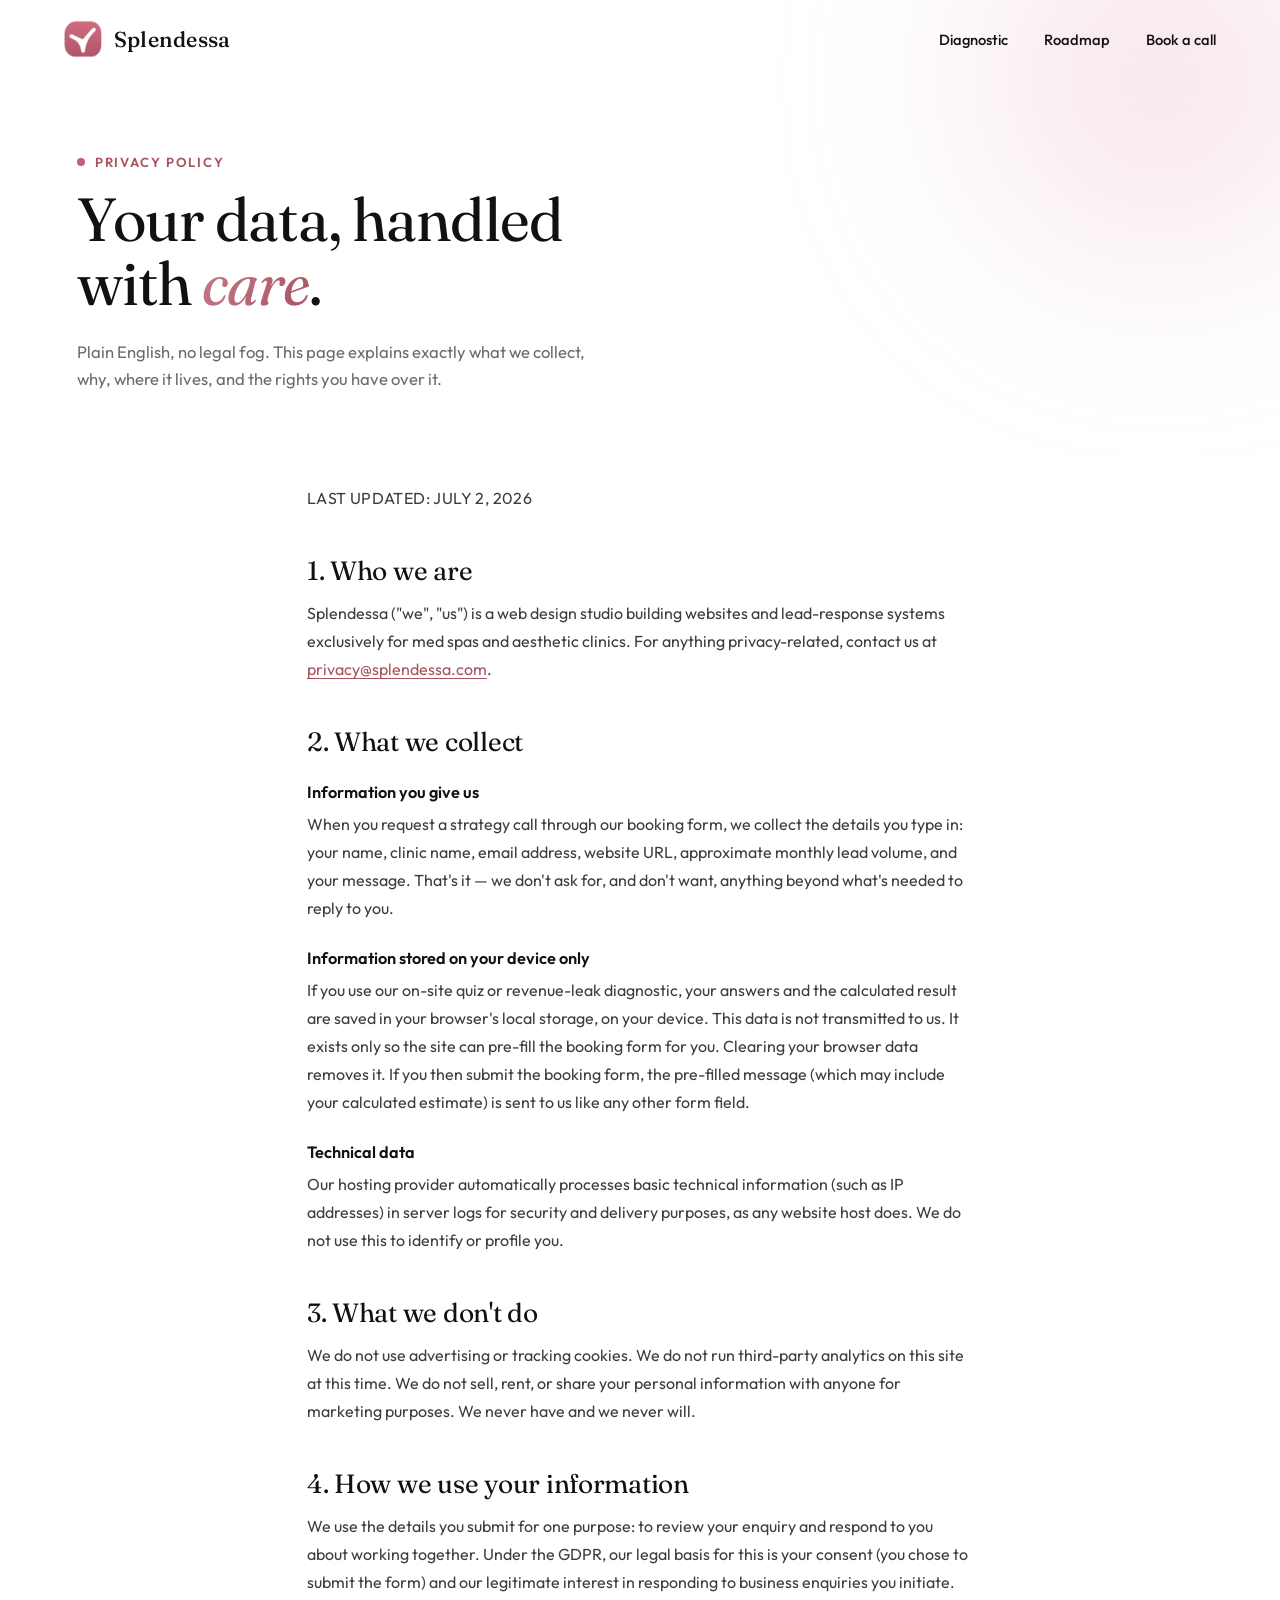
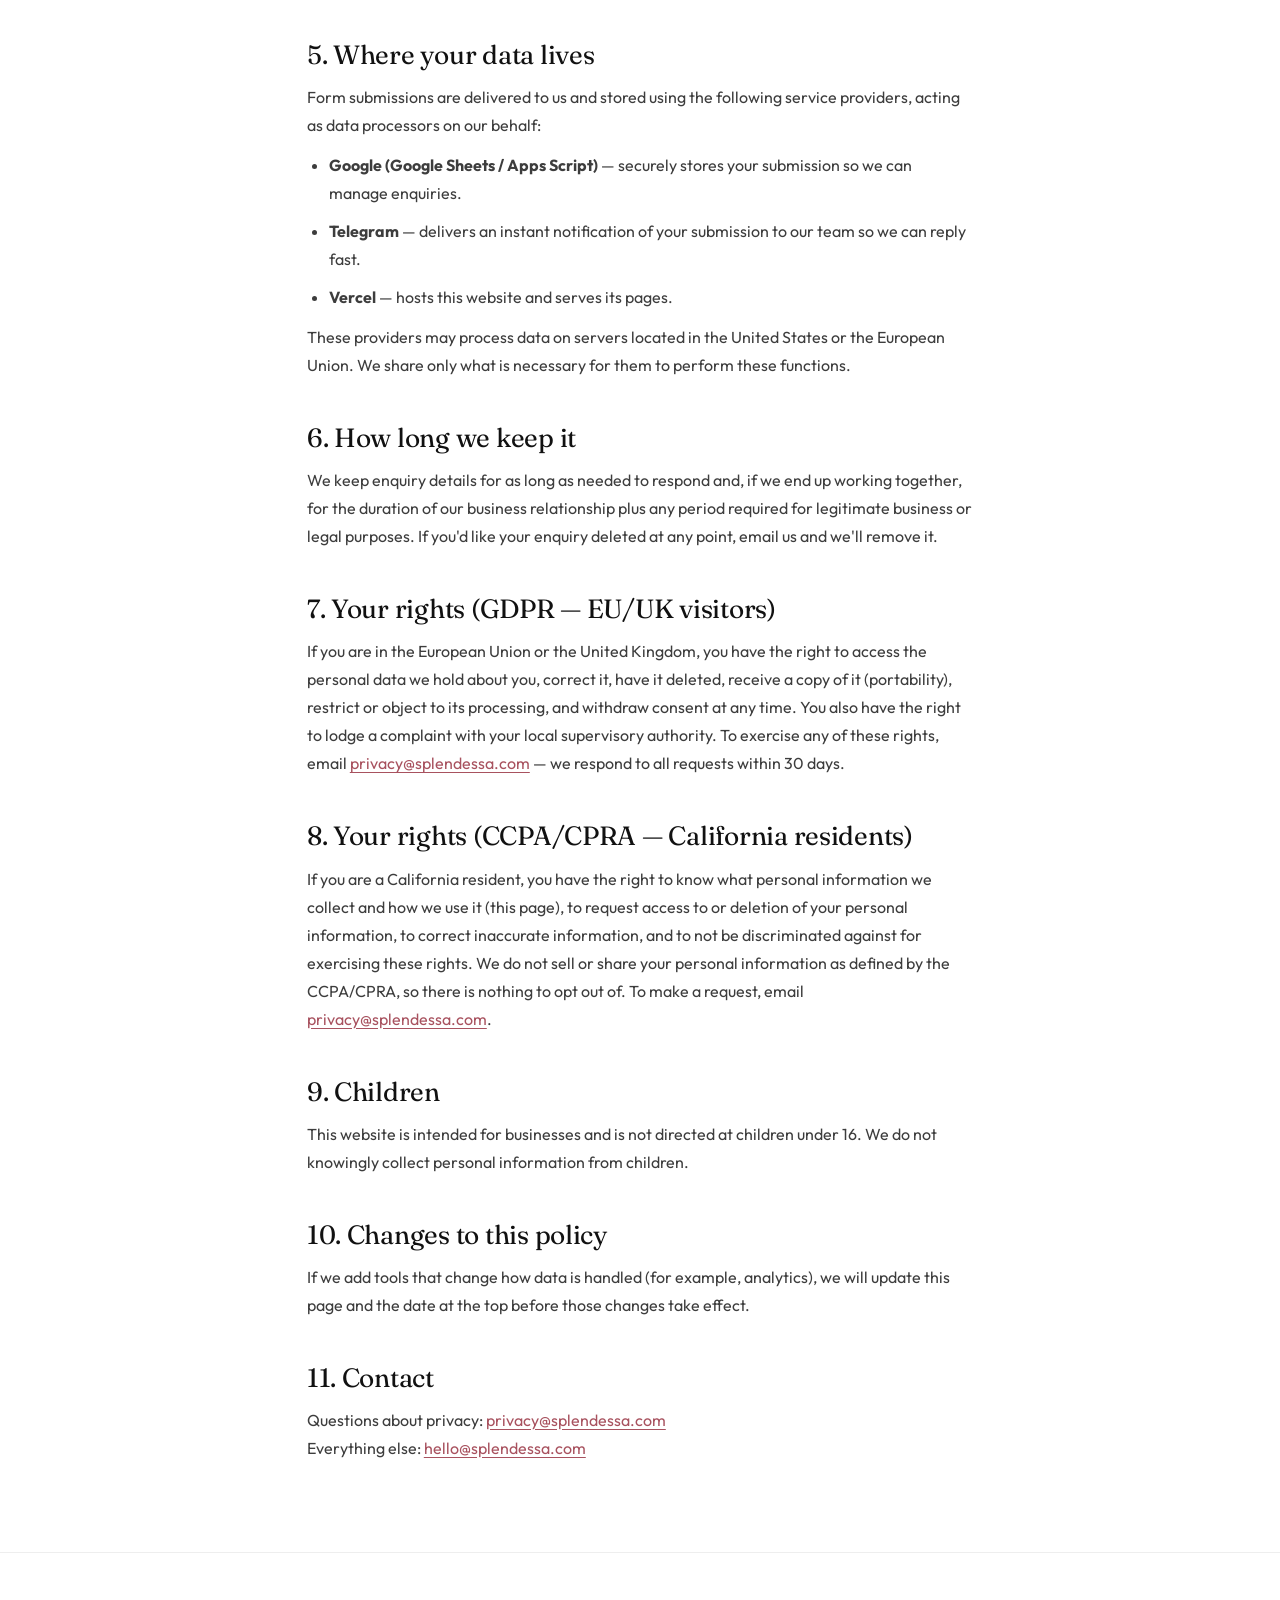
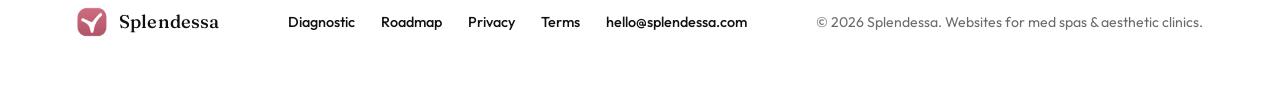
<file: privacy.html>
<!DOCTYPE html>
<html lang="en">
<head>
<meta charset="UTF-8">
<meta name="viewport" content="width=device-width, initial-scale=1.0">
<title>Privacy Policy — Splendessa</title>
<meta name="description" content="How Splendessa collects, uses, and protects your information. Plain-English privacy policy covering GDPR and CCPA rights.">
<link rel="canonical" href="https://splendessa.com/privacy">
<meta property="og:type" content="website">
<meta property="og:site_name" content="Splendessa">
<meta property="og:title" content="Privacy Policy — Splendessa">
<meta property="og:description" content="How Splendessa collects, uses, and protects your information. GDPR and CCPA rights explained in plain English.">
<meta property="og:url" content="https://splendessa.com/privacy">
<meta property="og:image" content="https://splendessa.com/og-image.png">
<meta property="og:image:width" content="1200">
<meta property="og:image:height" content="630">
<meta name="twitter:card" content="summary_large_image">
<meta name="twitter:title" content="Privacy Policy — Splendessa">
<meta name="twitter:description" content="How Splendessa collects, uses, and protects your information. GDPR and CCPA rights explained in plain English.">
<meta name="twitter:image" content="https://splendessa.com/og-image.png">
<link rel="preconnect" href="https://fonts.googleapis.com">
<link rel="preconnect" href="https://fonts.gstatic.com" crossorigin>
<link rel="preload" as="style" href="https://fonts.googleapis.com/css2?family=Fraunces:ital,opsz,wght@0,9..144,300;0,9..144,400;0,9..144,500;1,9..144,300;1,9..144,400&family=Outfit:wght@300;400;500;600;700&display=swap" onload="this.onload=null;this.rel='stylesheet'"><noscript><link rel="stylesheet" href="https://fonts.googleapis.com/css2?family=Fraunces:ital,opsz,wght@0,9..144,300;0,9..144,400;0,9..144,500;1,9..144,300;1,9..144,400&family=Outfit:wght@300;400;500;600;700&display=swap"></noscript>
<link rel="icon" href="favicon.ico" sizes="any">
<link rel="icon" type="image/png" sizes="32x32" href="favicon-32.png">
<link rel="icon" type="image/png" sizes="16x16" href="favicon-16.png">
<link rel="apple-touch-icon" href="apple-touch-icon.png">
<link rel="stylesheet" href="styles.css">
</head>
<body>

<nav>
  <a href="index.html" class="nav-brand">
    <img class="logo-mark" src="logo.png" alt="Splendessa" width="38" height="38">
    <span>Splendessa</span>
  </a>
  <div class="nav-links">
    <a href="diagnostic.html">Diagnostic</a>
    <a href="roadmap.html">Roadmap</a>
    <a href="book.html">Book a call</a>
  </div>
</nav>
<main>

<header class="hero compact">
  <div class="orb orb-1"></div>
  <div style="position:relative;z-index:2;max-width:980px">
    <div class="hero-eyebrow"><span class="dot"></span> Privacy policy</div>
    <h1 style="font-size:clamp(2.1rem,5vw,3.8rem)">Your data, handled with <em>care</em>.</h1>
    <p class="hero-sub">Plain English, no legal fog. This page explains exactly what we collect, why, where it lives, and the rights you have over it.</p>
  </div>
</header>

<section class="legal">
  <p class="legal-updated">Last updated: July 2, 2026</p>

  <h2>1. Who we are</h2>
  <p>Splendessa ("we", "us") is a web design studio building websites and lead-response systems exclusively for med spas and aesthetic clinics. For anything privacy-related, contact us at <a href="mailto:privacy@splendessa.com">privacy@splendessa.com</a>.</p>

  <h2>2. What we collect</h2>
  <h3>Information you give us</h3>
  <p>When you request a strategy call through our booking form, we collect the details you type in: your name, clinic name, email address, website URL, approximate monthly lead volume, and your message. That's it — we don't ask for, and don't want, anything beyond what's needed to reply to you.</p>
  <h3>Information stored on your device only</h3>
  <p>If you use our on-site quiz or revenue-leak diagnostic, your answers and the calculated result are saved in your browser's local storage, on your device. This data is not transmitted to us. It exists only so the site can pre-fill the booking form for you. Clearing your browser data removes it. If you then submit the booking form, the pre-filled message (which may include your calculated estimate) is sent to us like any other form field.</p>
  <h3>Technical data</h3>
  <p>Our hosting provider automatically processes basic technical information (such as IP addresses) in server logs for security and delivery purposes, as any website host does. We do not use this to identify or profile you.</p>

  <h2>3. What we don't do</h2>
  <p>We do not use advertising or tracking cookies. We do not run third-party analytics on this site at this time. We do not sell, rent, or share your personal information with anyone for marketing purposes. We never have and we never will.</p>

  <h2>4. How we use your information</h2>
  <p>We use the details you submit for one purpose: to review your enquiry and respond to you about working together. Under the GDPR, our legal basis for this is your consent (you chose to submit the form) and our legitimate interest in responding to business enquiries you initiate.</p>

  <h2>5. Where your data lives</h2>
  <p>Form submissions are delivered to us and stored using the following service providers, acting as data processors on our behalf:</p>
  <ul>
    <li><strong>Google (Google Sheets / Apps Script)</strong> — securely stores your submission so we can manage enquiries.</li>
    <li><strong>Telegram</strong> — delivers an instant notification of your submission to our team so we can reply fast.</li>
    <li><strong>Vercel</strong> — hosts this website and serves its pages.</li>
  </ul>
  <p>These providers may process data on servers located in the United States or the European Union. We share only what is necessary for them to perform these functions.</p>

  <h2>6. How long we keep it</h2>
  <p>We keep enquiry details for as long as needed to respond and, if we end up working together, for the duration of our business relationship plus any period required for legitimate business or legal purposes. If you'd like your enquiry deleted at any point, email us and we'll remove it.</p>

  <h2>7. Your rights (GDPR — EU/UK visitors)</h2>
  <p>If you are in the European Union or the United Kingdom, you have the right to access the personal data we hold about you, correct it, have it deleted, receive a copy of it (portability), restrict or object to its processing, and withdraw consent at any time. You also have the right to lodge a complaint with your local supervisory authority. To exercise any of these rights, email <a href="mailto:privacy@splendessa.com">privacy@splendessa.com</a> — we respond to all requests within 30 days.</p>

  <h2>8. Your rights (CCPA/CPRA — California residents)</h2>
  <p>If you are a California resident, you have the right to know what personal information we collect and how we use it (this page), to request access to or deletion of your personal information, to correct inaccurate information, and to not be discriminated against for exercising these rights. We do not sell or share your personal information as defined by the CCPA/CPRA, so there is nothing to opt out of. To make a request, email <a href="mailto:privacy@splendessa.com">privacy@splendessa.com</a>.</p>

  <h2>9. Children</h2>
  <p>This website is intended for businesses and is not directed at children under 16. We do not knowingly collect personal information from children.</p>

  <h2>10. Changes to this policy</h2>
  <p>If we add tools that change how data is handled (for example, analytics), we will update this page and the date at the top before those changes take effect.</p>

  <h2>11. Contact</h2>
  <p>Questions about privacy: <a href="mailto:privacy@splendessa.com">privacy@splendessa.com</a><br>
  Everything else: <a href="mailto:hello@splendessa.com">hello@splendessa.com</a></p>
</section>

</main>
<footer>
  <a href="index.html" class="nav-brand">
    <img class="logo-mark" src="logo.png" alt="Splendessa" width="38" height="38">
    Splendessa
  </a>
  <div class="foot-links">
    <a href="diagnostic.html">Diagnostic</a>
    <a href="roadmap.html">Roadmap</a>
    <a href="privacy.html">Privacy</a>
    <a href="terms.html">Terms</a>
    <a href="mailto:hello@splendessa.com">hello@splendessa.com</a>
  </div>
  <p>© 2026 Splendessa. Websites for med spas &amp; aesthetic clinics.</p>
</footer>

<script src="app.js" defer></script>
</body>
</html>
</file>
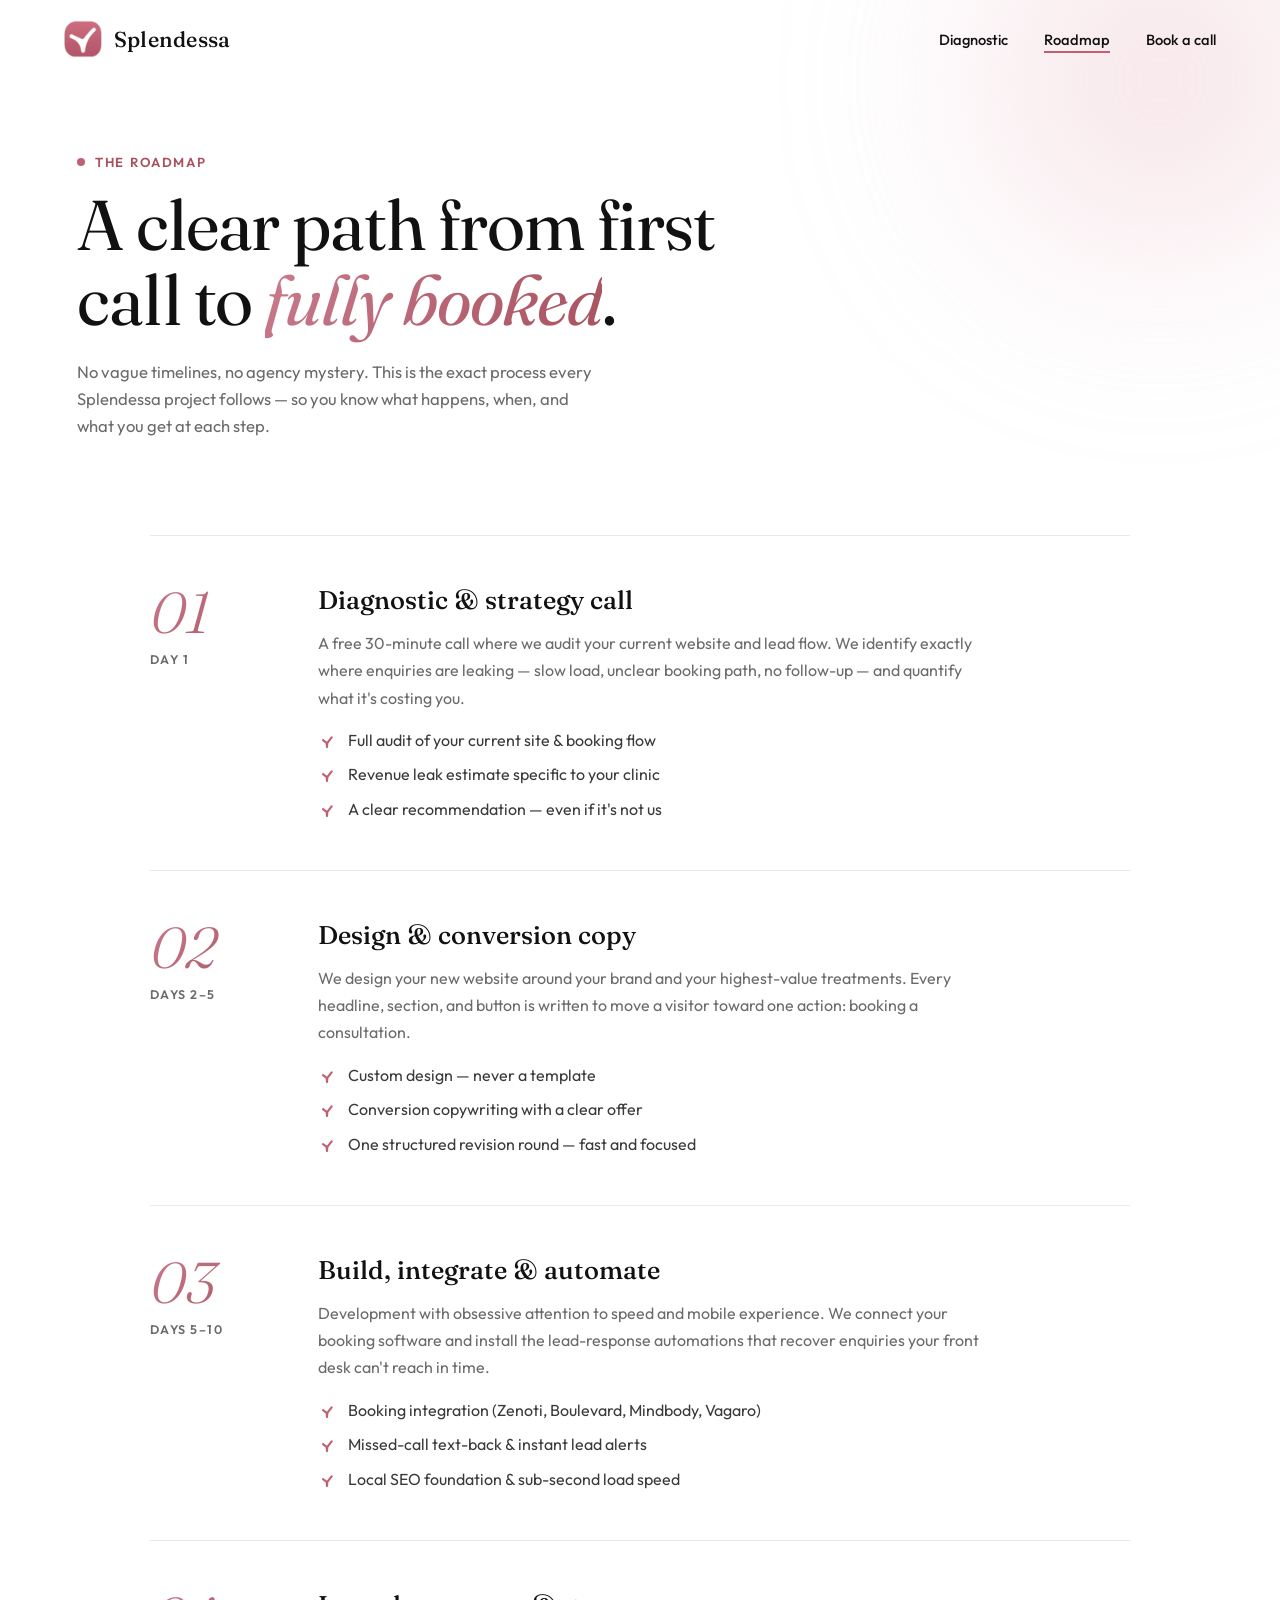
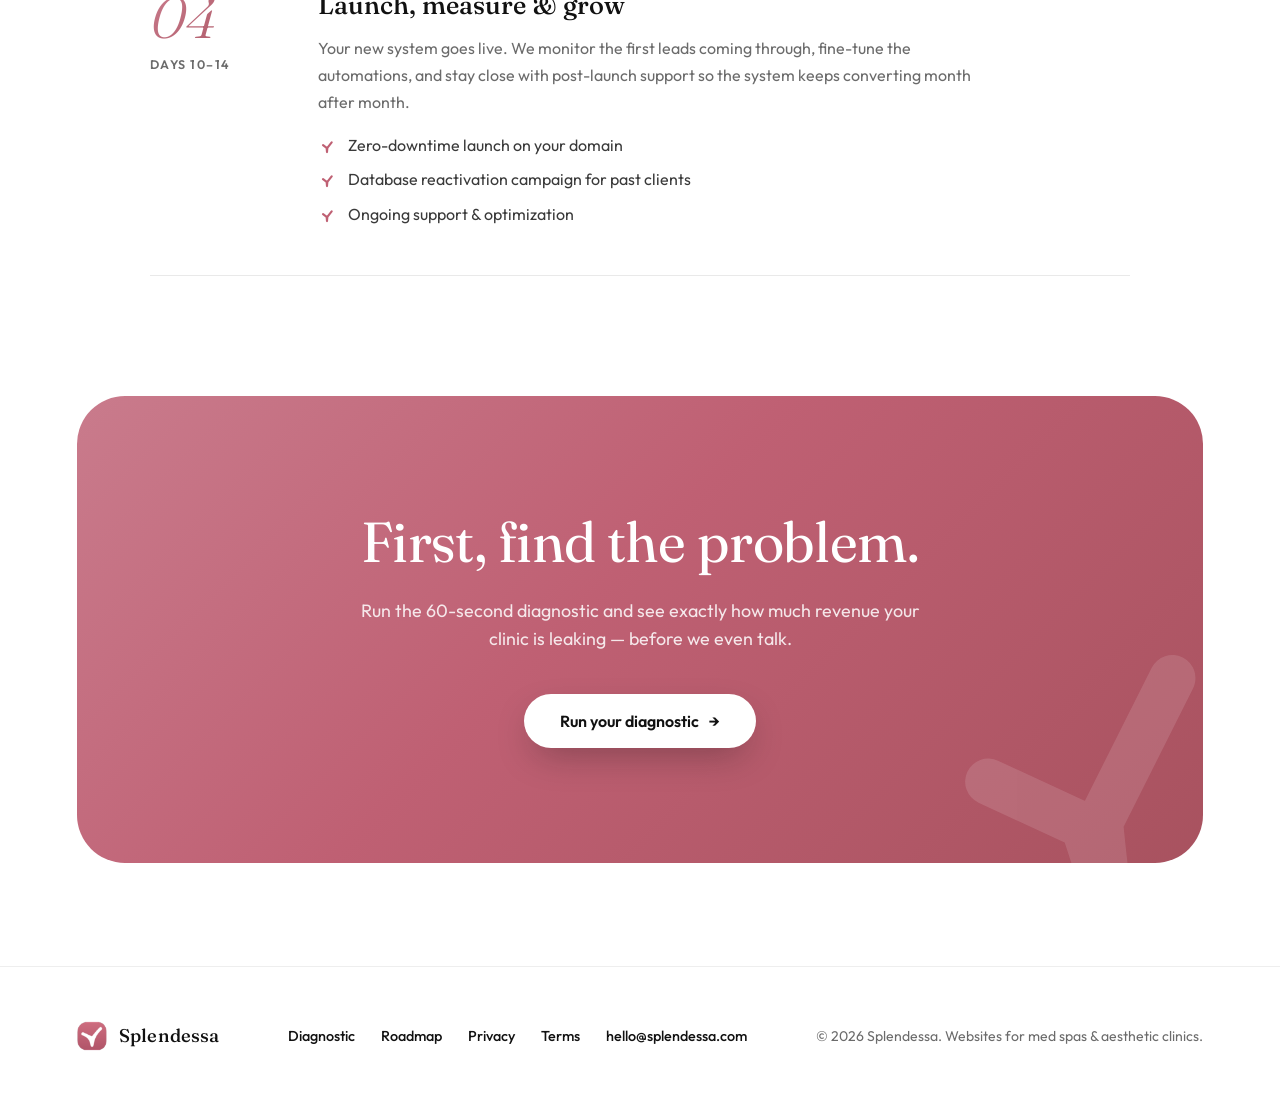
<file: roadmap.html>
<!DOCTYPE html>
<html lang="en">
<head>
<meta charset="UTF-8">
<meta name="viewport" content="width=device-width, initial-scale=1.0">
<title>The Roadmap — Splendessa</title>
<meta name="description" content="From strategy call to launch: the exact roadmap Splendessa follows to build your med spa's website and lead-response system.">
<link rel="canonical" href="https://splendessa.com/roadmap">
<meta property="og:type" content="website">
<meta property="og:site_name" content="Splendessa">
<meta property="og:title" content="The Roadmap — Splendessa">
<meta property="og:description" content="From strategy call to launch in 14 days: the exact process every Splendessa project follows.">
<meta property="og:url" content="https://splendessa.com/roadmap">
<meta property="og:image" content="https://splendessa.com/og-image.png">
<meta property="og:image:width" content="1200">
<meta property="og:image:height" content="630">
<meta name="twitter:card" content="summary_large_image">
<meta name="twitter:title" content="The Roadmap — Splendessa">
<meta name="twitter:description" content="From strategy call to launch in 14 days: the exact process every Splendessa project follows.">
<meta name="twitter:image" content="https://splendessa.com/og-image.png">
<link rel="preconnect" href="https://fonts.googleapis.com">
<link rel="preconnect" href="https://fonts.gstatic.com" crossorigin>
<link rel="preload" as="style" href="https://fonts.googleapis.com/css2?family=Fraunces:ital,opsz,wght@0,9..144,300;0,9..144,400;0,9..144,500;1,9..144,300;1,9..144,400&family=Outfit:wght@300;400;500;600;700&display=swap" onload="this.onload=null;this.rel='stylesheet'"><noscript><link rel="stylesheet" href="https://fonts.googleapis.com/css2?family=Fraunces:ital,opsz,wght@0,9..144,300;0,9..144,400;0,9..144,500;1,9..144,300;1,9..144,400&family=Outfit:wght@300;400;500;600;700&display=swap"></noscript>
<link rel="icon" href="favicon.ico" sizes="any">
<link rel="icon" type="image/png" sizes="32x32" href="favicon-32.png">
<link rel="icon" type="image/png" sizes="16x16" href="favicon-16.png">
<link rel="apple-touch-icon" href="apple-touch-icon.png">
<link rel="stylesheet" href="styles.css">
</head>
<body>

<nav>
  <a href="index.html" class="nav-brand">
    <img class="logo-mark" src="logo.png" alt="Splendessa" width="38" height="38">
    <span>Splendessa</span>
  </a>
  <div class="nav-links">
    <a href="diagnostic.html">Diagnostic</a>
    <a href="roadmap.html" class="active">Roadmap</a>
    <a href="book.html">Book a call</a>
  </div>
</nav>
<main>

<header class="hero compact">
  <div class="orb orb-1"></div>
  <div style="position:relative;z-index:2;max-width:980px">
    <div class="hero-eyebrow"><span class="dot"></span> The roadmap</div>
    <h1 style="font-size:clamp(2.3rem,5.5vw,4.4rem)">A clear path from first call to <em>fully booked</em>.</h1>
    <p class="hero-sub">No vague timelines, no agency mystery. This is the exact process every Splendessa project follows — so you know what happens, when, and what you get at each step.</p>
  </div>
</header>

<section style="padding-top:30px">
  <div class="phase reveal">
    <div><div class="ph-num">01</div><div class="ph-week">Day 1</div></div>
    <div>
      <h3>Diagnostic &amp; strategy call</h3>
      <p>A free 30-minute call where we audit your current website and lead flow. We identify exactly where enquiries are leaking — slow load, unclear booking path, no follow-up — and quantify what it's costing you.</p>
      <ul>
        <li><svg width="18" height="18" viewBox="0 0 100 100"><path d="M28 45 L48 60 Q50 78 50 84 Q50 78 52 60 L76 30" fill="none" stroke="#BF6073" stroke-width="12" stroke-linecap="round" stroke-linejoin="round"/></svg> Full audit of your current site &amp; booking flow</li>
        <li><svg width="18" height="18" viewBox="0 0 100 100"><path d="M28 45 L48 60 Q50 78 50 84 Q50 78 52 60 L76 30" fill="none" stroke="#BF6073" stroke-width="12" stroke-linecap="round" stroke-linejoin="round"/></svg> Revenue leak estimate specific to your clinic</li>
        <li><svg width="18" height="18" viewBox="0 0 100 100"><path d="M28 45 L48 60 Q50 78 50 84 Q50 78 52 60 L76 30" fill="none" stroke="#BF6073" stroke-width="12" stroke-linecap="round" stroke-linejoin="round"/></svg> A clear recommendation — even if it's not us</li>
      </ul>
    </div>
  </div>

  <div class="phase reveal">
    <div><div class="ph-num">02</div><div class="ph-week">Days 2–5</div></div>
    <div>
      <h3>Design &amp; conversion copy</h3>
      <p>We design your new website around your brand and your highest-value treatments. Every headline, section, and button is written to move a visitor toward one action: booking a consultation.</p>
      <ul>
        <li><svg width="18" height="18" viewBox="0 0 100 100"><path d="M28 45 L48 60 Q50 78 50 84 Q50 78 52 60 L76 30" fill="none" stroke="#BF6073" stroke-width="12" stroke-linecap="round" stroke-linejoin="round"/></svg> Custom design — never a template</li>
        <li><svg width="18" height="18" viewBox="0 0 100 100"><path d="M28 45 L48 60 Q50 78 50 84 Q50 78 52 60 L76 30" fill="none" stroke="#BF6073" stroke-width="12" stroke-linecap="round" stroke-linejoin="round"/></svg> Conversion copywriting with a clear offer</li>
        <li><svg width="18" height="18" viewBox="0 0 100 100"><path d="M28 45 L48 60 Q50 78 50 84 Q50 78 52 60 L76 30" fill="none" stroke="#BF6073" stroke-width="12" stroke-linecap="round" stroke-linejoin="round"/></svg> One structured revision round — fast and focused</li>
      </ul>
    </div>
  </div>

  <div class="phase reveal">
    <div><div class="ph-num">03</div><div class="ph-week">Days 5–10</div></div>
    <div>
      <h3>Build, integrate &amp; automate</h3>
      <p>Development with obsessive attention to speed and mobile experience. We connect your booking software and install the lead-response automations that recover enquiries your front desk can't reach in time.</p>
      <ul>
        <li><svg width="18" height="18" viewBox="0 0 100 100"><path d="M28 45 L48 60 Q50 78 50 84 Q50 78 52 60 L76 30" fill="none" stroke="#BF6073" stroke-width="12" stroke-linecap="round" stroke-linejoin="round"/></svg> Booking integration (Zenoti, Boulevard, Mindbody, Vagaro)</li>
        <li><svg width="18" height="18" viewBox="0 0 100 100"><path d="M28 45 L48 60 Q50 78 50 84 Q50 78 52 60 L76 30" fill="none" stroke="#BF6073" stroke-width="12" stroke-linecap="round" stroke-linejoin="round"/></svg> Missed-call text-back &amp; instant lead alerts</li>
        <li><svg width="18" height="18" viewBox="0 0 100 100"><path d="M28 45 L48 60 Q50 78 50 84 Q50 78 52 60 L76 30" fill="none" stroke="#BF6073" stroke-width="12" stroke-linecap="round" stroke-linejoin="round"/></svg> Local SEO foundation &amp; sub-second load speed</li>
      </ul>
    </div>
  </div>

  <div class="phase reveal">
    <div><div class="ph-num">04</div><div class="ph-week">Days 10–14</div></div>
    <div>
      <h3>Launch, measure &amp; grow</h3>
      <p>Your new system goes live. We monitor the first leads coming through, fine-tune the automations, and stay close with post-launch support so the system keeps converting month after month.</p>
      <ul>
        <li><svg width="18" height="18" viewBox="0 0 100 100"><path d="M28 45 L48 60 Q50 78 50 84 Q50 78 52 60 L76 30" fill="none" stroke="#BF6073" stroke-width="12" stroke-linecap="round" stroke-linejoin="round"/></svg> Zero-downtime launch on your domain</li>
        <li><svg width="18" height="18" viewBox="0 0 100 100"><path d="M28 45 L48 60 Q50 78 50 84 Q50 78 52 60 L76 30" fill="none" stroke="#BF6073" stroke-width="12" stroke-linecap="round" stroke-linejoin="round"/></svg> Database reactivation campaign for past clients</li>
        <li><svg width="18" height="18" viewBox="0 0 100 100"><path d="M28 45 L48 60 Q50 78 50 84 Q50 78 52 60 L76 30" fill="none" stroke="#BF6073" stroke-width="12" stroke-linecap="round" stroke-linejoin="round"/></svg> Ongoing support &amp; optimization</li>
      </ul>
    </div>
  </div>
</section>

<section class="cta-final" style="padding-top:30px">
  <div class="cta-box reveal">
    <svg class="cta-check" viewBox="0 0 100 100" aria-hidden="true"><path d="M28 45 L48 60 Q50 78 50 84 Q50 78 52 60 L76 30" fill="none" stroke="#fff" stroke-width="11" stroke-linecap="round" stroke-linejoin="round"/></svg>
    <h2>First, find the problem.</h2>
    <p>Run the 60-second diagnostic and see exactly how much revenue your clinic is leaking — before we even talk.</p>
    <a href="diagnostic.html" class="btn btn-white">Run your diagnostic <span class="arrow">→</span></a>
  </div>
</section>

</main>
<footer>
  <a href="index.html" class="nav-brand">
    <img class="logo-mark" src="logo.png" alt="Splendessa" width="38" height="38">
    Splendessa
  </a>
  <div class="foot-links">
    <a href="diagnostic.html">Diagnostic</a>
    <a href="roadmap.html">Roadmap</a>
    <a href="privacy.html">Privacy</a>
    <a href="terms.html">Terms</a>
    <a href="mailto:hello@splendessa.com">hello@splendessa.com</a>
  </div>
  <p>© 2026 Splendessa. Websites for med spas &amp; aesthetic clinics.</p>
</footer>

<script src="app.js" defer></script>
</body>
</html>
</file>
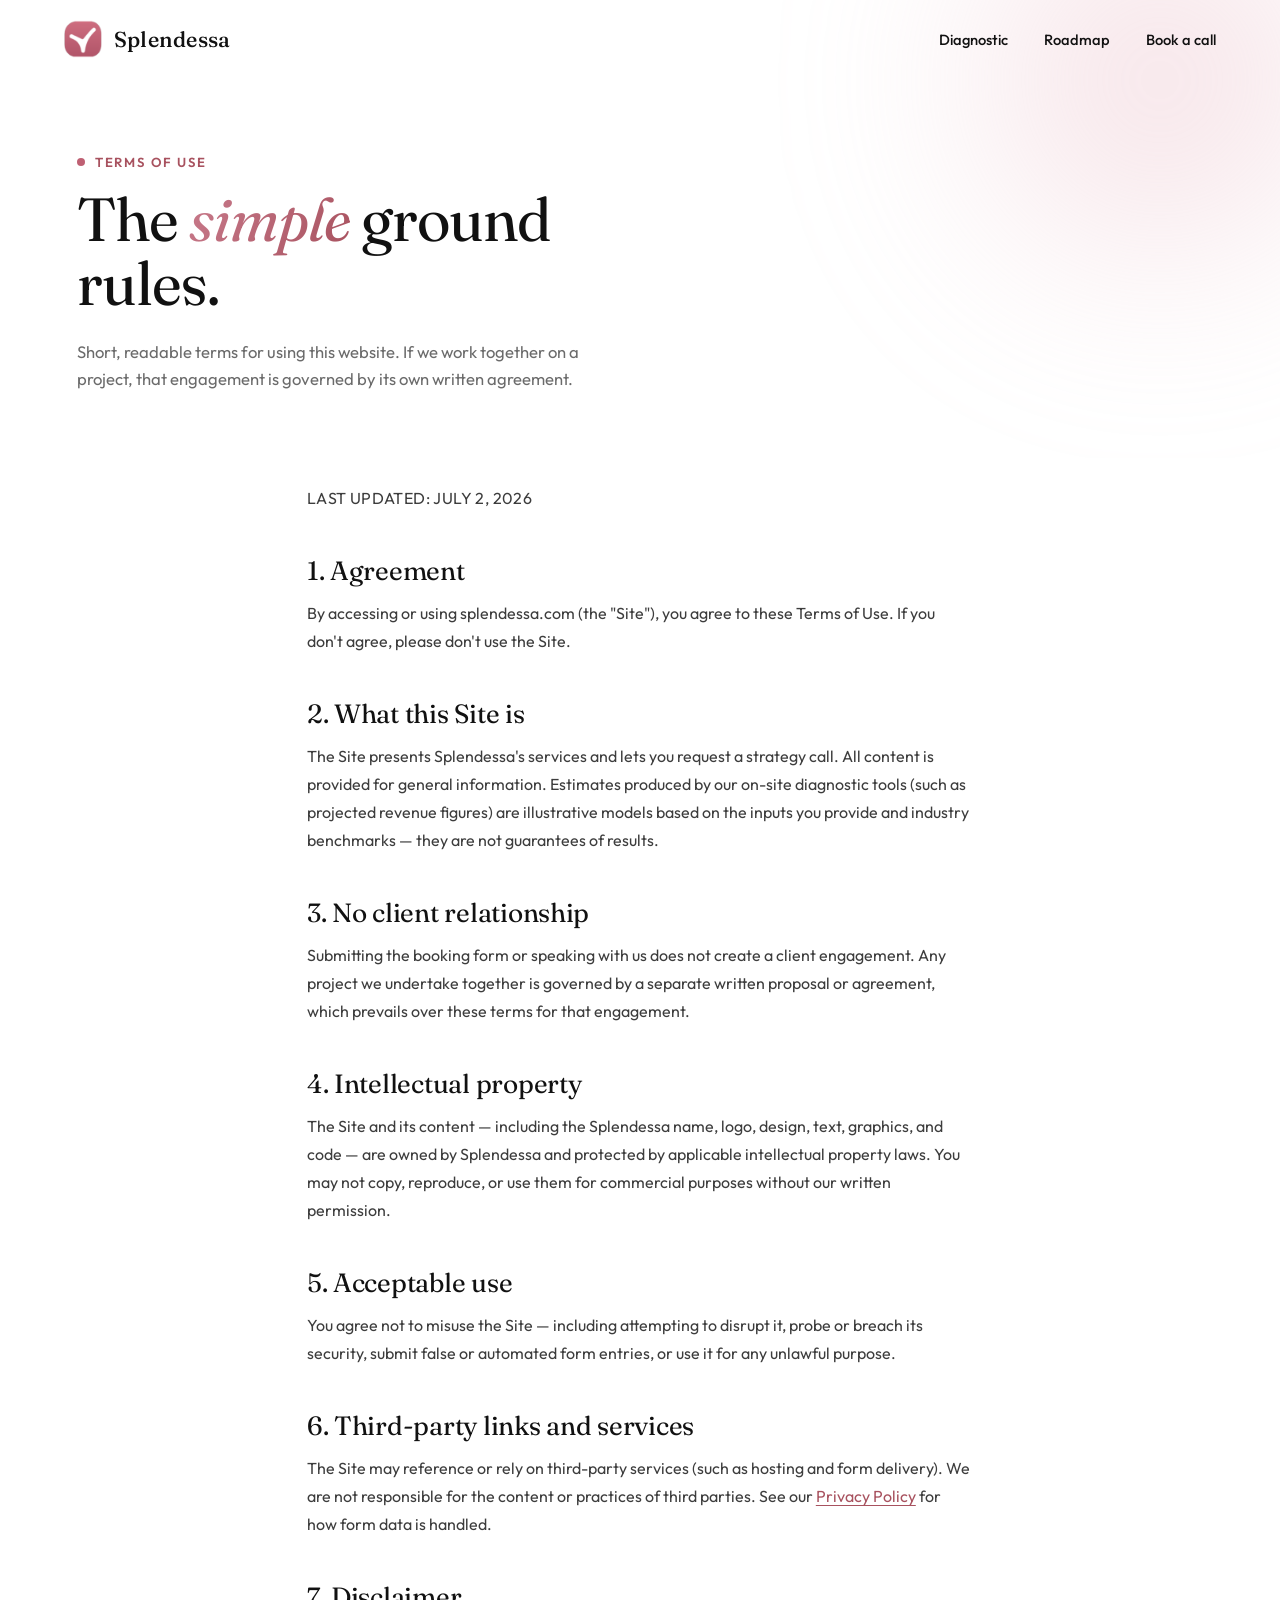
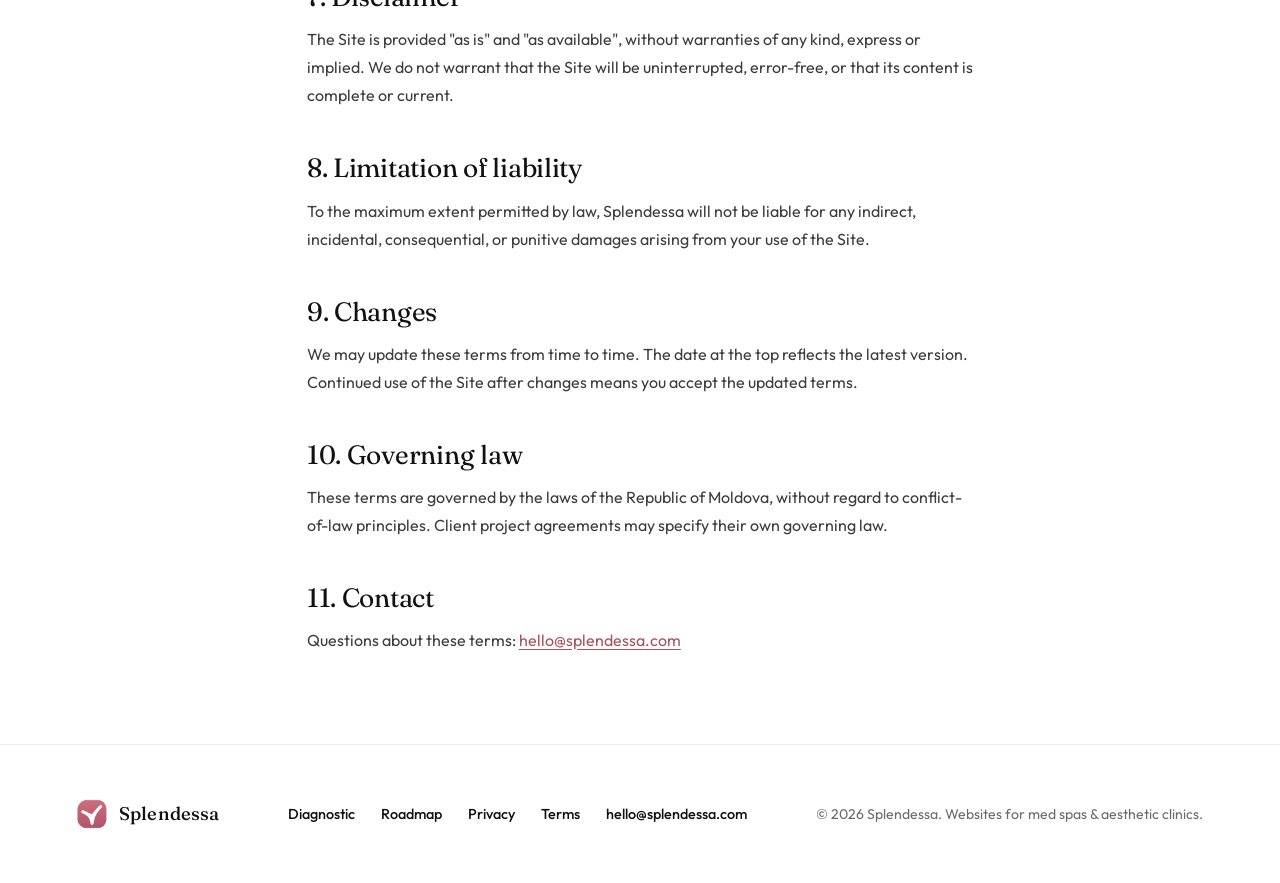
<file: terms.html>
<!DOCTYPE html>
<html lang="en">
<head>
<meta charset="UTF-8">
<meta name="viewport" content="width=device-width, initial-scale=1.0">
<title>Terms of Use — Splendessa</title>
<meta name="description" content="The terms that apply when you use the Splendessa website.">
<link rel="canonical" href="https://splendessa.com/terms">
<meta property="og:type" content="website">
<meta property="og:site_name" content="Splendessa">
<meta property="og:title" content="Terms of Use — Splendessa">
<meta property="og:description" content="The simple ground rules for using the Splendessa website.">
<meta property="og:url" content="https://splendessa.com/terms">
<meta property="og:image" content="https://splendessa.com/og-image.png">
<meta property="og:image:width" content="1200">
<meta property="og:image:height" content="630">
<meta name="twitter:card" content="summary_large_image">
<meta name="twitter:title" content="Terms of Use — Splendessa">
<meta name="twitter:description" content="The simple ground rules for using the Splendessa website.">
<meta name="twitter:image" content="https://splendessa.com/og-image.png">
<link rel="preconnect" href="https://fonts.googleapis.com">
<link rel="preconnect" href="https://fonts.gstatic.com" crossorigin>
<link rel="preload" as="style" href="https://fonts.googleapis.com/css2?family=Fraunces:ital,opsz,wght@0,9..144,300;0,9..144,400;0,9..144,500;1,9..144,300;1,9..144,400&family=Outfit:wght@300;400;500;600;700&display=swap" onload="this.onload=null;this.rel='stylesheet'"><noscript><link rel="stylesheet" href="https://fonts.googleapis.com/css2?family=Fraunces:ital,opsz,wght@0,9..144,300;0,9..144,400;0,9..144,500;1,9..144,300;1,9..144,400&family=Outfit:wght@300;400;500;600;700&display=swap"></noscript>
<link rel="icon" href="favicon.ico" sizes="any">
<link rel="icon" type="image/png" sizes="32x32" href="favicon-32.png">
<link rel="icon" type="image/png" sizes="16x16" href="favicon-16.png">
<link rel="apple-touch-icon" href="apple-touch-icon.png">
<link rel="stylesheet" href="styles.css">
</head>
<body>

<nav>
  <a href="index.html" class="nav-brand">
    <img class="logo-mark" src="logo.png" alt="Splendessa" width="38" height="38">
    <span>Splendessa</span>
  </a>
  <div class="nav-links">
    <a href="diagnostic.html">Diagnostic</a>
    <a href="roadmap.html">Roadmap</a>
    <a href="book.html">Book a call</a>
  </div>
</nav>
<main>

<header class="hero compact">
  <div class="orb orb-1"></div>
  <div style="position:relative;z-index:2;max-width:980px">
    <div class="hero-eyebrow"><span class="dot"></span> Terms of use</div>
    <h1 style="font-size:clamp(2.1rem,5vw,3.8rem)">The <em>simple</em> ground rules.</h1>
    <p class="hero-sub">Short, readable terms for using this website. If we work together on a project, that engagement is governed by its own written agreement.</p>
  </div>
</header>

<section class="legal">
  <p class="legal-updated">Last updated: July 2, 2026</p>

  <h2>1. Agreement</h2>
  <p>By accessing or using splendessa.com (the "Site"), you agree to these Terms of Use. If you don't agree, please don't use the Site.</p>

  <h2>2. What this Site is</h2>
  <p>The Site presents Splendessa's services and lets you request a strategy call. All content is provided for general information. Estimates produced by our on-site diagnostic tools (such as projected revenue figures) are illustrative models based on the inputs you provide and industry benchmarks — they are not guarantees of results.</p>

  <h2>3. No client relationship</h2>
  <p>Submitting the booking form or speaking with us does not create a client engagement. Any project we undertake together is governed by a separate written proposal or agreement, which prevails over these terms for that engagement.</p>

  <h2>4. Intellectual property</h2>
  <p>The Site and its content — including the Splendessa name, logo, design, text, graphics, and code — are owned by Splendessa and protected by applicable intellectual property laws. You may not copy, reproduce, or use them for commercial purposes without our written permission.</p>

  <h2>5. Acceptable use</h2>
  <p>You agree not to misuse the Site — including attempting to disrupt it, probe or breach its security, submit false or automated form entries, or use it for any unlawful purpose.</p>

  <h2>6. Third-party links and services</h2>
  <p>The Site may reference or rely on third-party services (such as hosting and form delivery). We are not responsible for the content or practices of third parties. See our <a href="privacy.html">Privacy Policy</a> for how form data is handled.</p>

  <h2>7. Disclaimer</h2>
  <p>The Site is provided "as is" and "as available", without warranties of any kind, express or implied. We do not warrant that the Site will be uninterrupted, error-free, or that its content is complete or current.</p>

  <h2>8. Limitation of liability</h2>
  <p>To the maximum extent permitted by law, Splendessa will not be liable for any indirect, incidental, consequential, or punitive damages arising from your use of the Site.</p>

  <h2>9. Changes</h2>
  <p>We may update these terms from time to time. The date at the top reflects the latest version. Continued use of the Site after changes means you accept the updated terms.</p>

  <h2>10. Governing law</h2>
  <p>These terms are governed by the laws of the Republic of Moldova, without regard to conflict-of-law principles. Client project agreements may specify their own governing law.</p>

  <h2>11. Contact</h2>
  <p>Questions about these terms: <a href="mailto:hello@splendessa.com">hello@splendessa.com</a></p>
</section>

</main>
<footer>
  <a href="index.html" class="nav-brand">
    <img class="logo-mark" src="logo.png" alt="Splendessa" width="38" height="38">
    Splendessa
  </a>
  <div class="foot-links">
    <a href="diagnostic.html">Diagnostic</a>
    <a href="roadmap.html">Roadmap</a>
    <a href="privacy.html">Privacy</a>
    <a href="terms.html">Terms</a>
    <a href="mailto:hello@splendessa.com">hello@splendessa.com</a>
  </div>
  <p>© 2026 Splendessa. Websites for med spas &amp; aesthetic clinics.</p>
</footer>

<script src="app.js" defer></script>
</body>
</html>
</file>
<file: styles.css>
/* SPLENDESSA BUILD v28 — domain swap to splendessa.com, sitemap, robots */
/* Metric-matched fallbacks: occupy identical space to the web fonts so
   there is no layout shift when Fraunces/Outfit swap in. */
@font-face{
  font-family:'Fraunces Fallback';
  src:local('Georgia');
  size-adjust:98.49%;
  ascent-override:99.30%;
  descent-override:25.89%;
  line-gap-override:0%;
}
@font-face{
  font-family:'Outfit Fallback';
  src:local('Arial');
  size-adjust:85.41%;
  ascent-override:117.08%;
  descent-override:30.44%;
  line-gap-override:0%;
}
:root{
  --white:#FFFFFF;
  --rose:#BF6073;
  --rose-light:#C97B8C;
  --rose-deep:#A8525F;
  --rose-tint:#F9EEF1;
  --onyx:#111111;
  --grey:#6B6B6B;
  --display:'Fraunces','Fraunces Fallback',Georgia,serif;
  --body:'Outfit','Outfit Fallback',Arial,sans-serif;
}
*{margin:0;padding:0;box-sizing:border-box}
html{scroll-behavior:smooth}
body{
  font-family:var(--body);background:var(--white);color:var(--onyx);
  overflow-x:hidden;-webkit-font-smoothing:antialiased;
}
a{color:inherit;text-decoration:none}
img{max-width:100%}

/* ---------- Ambient orbs ---------- */
.orb{position:absolute;border-radius:50%;filter:blur(90px);pointer-events:none;z-index:0;opacity:.5;will-change:transform}
.orb-1{width:520px;height:520px;background:radial-gradient(circle,#E8B7C2,transparent 70%);top:-180px;right:-140px}
.orb-2{width:420px;height:420px;background:radial-gradient(circle,#F2D3DB,transparent 70%);bottom:-120px;left:-160px}

/* ---------- Nav ---------- */
nav{
  position:fixed;top:0;left:0;right:0;z-index:100;
  display:flex;align-items:center;justify-content:space-between;gap:16px;
  padding:20px clamp(20px,5vw,64px);
  transition:background .4s ease,box-shadow .4s ease,padding .4s ease;
}
nav.scrolled{
  background:rgba(255,255,255,.85);backdrop-filter:blur(18px);-webkit-backdrop-filter:blur(18px);
  box-shadow:0 1px 0 rgba(17,17,17,.06);padding:12px clamp(20px,5vw,64px);
}
.nav-brand{display:flex;align-items:center;gap:12px;font-family:var(--display);font-size:1.35rem;font-weight:500;letter-spacing:.01em;flex:none}
.nav-brand .logo-mark{width:38px;height:38px;transition:transform .4s cubic-bezier(.34,1.56,.64,1)}
img.logo-mark{object-fit:contain;display:block}
.nav-brand:hover .logo-mark{transform:rotate(-8deg) scale(1.06)}
.nav-links{display:flex;align-items:center;gap:clamp(18px,3vw,36px);font-size:.92rem;font-weight:500}
.nav-links a{position:relative;padding:4px 0;white-space:nowrap}
.nav-links a:not(.nav-cta)::after{
  content:'';position:absolute;left:0;bottom:0;height:1.5px;width:100%;
  background:var(--rose);transform:scaleX(0);transform-origin:right;
  transition:transform .35s cubic-bezier(.65,0,.35,1);
}
.nav-links a:not(.nav-cta):hover::after,
.nav-links a.active:not(.nav-cta)::after{transform:scaleX(1);transform-origin:left}
.nav-cta{
  background:var(--onyx);color:var(--white);padding:11px 26px;border-radius:100px;
  transition:background .3s ease;display:inline-block;white-space:nowrap;flex:none;
}
.nav-cta:hover{background:var(--rose)}

/* ---------- Buttons ---------- */
.btn{
  display:inline-flex;align-items:center;gap:10px;
  font-family:var(--body);font-weight:600;font-size:1rem;
  padding:17px 36px;border-radius:100px;border:none;cursor:pointer;
  position:relative;overflow:hidden;transition:transform .3s ease,box-shadow .3s ease;
  will-change:transform;white-space:nowrap;
}
.btn-primary{
  background:linear-gradient(135deg,var(--rose-light),var(--rose-deep));color:var(--white);
  box-shadow:0 10px 30px -8px rgba(191,96,115,.55);
}
.btn-primary::before{
  content:'';position:absolute;inset:0;
  background:linear-gradient(120deg,transparent 30%,rgba(255,255,255,.35) 50%,transparent 70%);
  transform:translateX(-120%);transition:transform .7s ease;
}
.btn-primary:hover::before{transform:translateX(120%)}
.btn-primary:hover{box-shadow:0 16px 40px -8px rgba(191,96,115,.7)}
.btn-dark{background:var(--onyx);color:var(--white);box-shadow:0 10px 30px -10px rgba(17,17,17,.45)}
.btn-dark:hover{background:#000}
.btn-ghost{background:transparent;color:var(--onyx);border:1.5px solid rgba(17,17,17,.18)}
.btn-ghost:hover{border-color:var(--rose);color:var(--rose)}
.btn-white{background:var(--white);color:var(--onyx);box-shadow:0 14px 36px -10px rgba(17,17,17,.35)}
.btn .arrow{transition:transform .3s ease}
.btn:hover .arrow{transform:translateX(5px)}

/* ---------- Hero ---------- */
.hero{
  position:relative;display:flex;flex-direction:column;justify-content:center;
  padding:120px clamp(20px,6vw,80px) 44px;overflow:hidden;
}
.hero.compact{padding:150px clamp(20px,6vw,80px) 36px}
.hero-eyebrow{
  display:inline-flex;align-items:center;gap:10px;
  font-size:.82rem;font-weight:600;letter-spacing:.14em;text-transform:uppercase;
  color:var(--rose-deep);margin-bottom:18px;
}
.hero-eyebrow .dot{width:8px;height:8px;border-radius:50%;background:var(--rose);animation:blink 2s ease infinite}
@keyframes blink{0%,100%{opacity:1;transform:scale(1)}50%{opacity:.4;transform:scale(.75)}}
h1{
  font-family:var(--display);font-weight:400;
  font-size:clamp(2.2rem,5.2vw,4.4rem);line-height:1.06;letter-spacing:-.015em;max-width:16ch;
}
h1 em{
  font-style:italic;font-weight:400;
  background:linear-gradient(120deg,var(--rose-light),var(--rose-deep));
  -webkit-background-clip:text;background-clip:text;color:transparent;
}
.hero-sub{
  max-width:48ch;font-size:clamp(1rem,1.3vw,1.15rem);
  color:var(--grey);line-height:1.6;margin:22px 0 30px;
}
.hero-actions{display:flex;gap:18px;flex-wrap:wrap}
.hero-stats{display:flex;gap:clamp(28px,5vw,64px);margin-top:42px;flex-wrap:wrap;opacity:0;animation:statsIn 1.2s cubic-bezier(.22,1,.36,1) .9s forwards}
@keyframes statsIn{from{opacity:0;transform:translateY(26px)}to{opacity:1;transform:translateY(0)}}
.stat .num{font-family:var(--display);font-size:clamp(1.8rem,3vw,2.6rem);font-weight:500}
.stat .num sup{font-size:.55em;color:var(--rose)}
.stat .label{font-size:.85rem;color:var(--grey);margin-top:4px}
.hero-check{
  position:absolute;right:clamp(-60px,4vw,120px);top:50%;
  width:clamp(280px,32vw,520px);opacity:.10;
  transform:translateY(-50%) rotate(8deg);pointer-events:none;z-index:0;
  animation:floaty 9s ease-in-out infinite;
}
@keyframes floaty{0%,100%{transform:translateY(-50%) rotate(8deg)}50%{transform:translateY(-56%) rotate(11deg)}}

/* ---------- Marquee ---------- */
.marquee{
  border-top:1px solid rgba(17,17,17,.08);border-bottom:1px solid rgba(17,17,17,.08);
  padding:26px 0;overflow:hidden;white-space:nowrap;background:var(--white);position:relative;z-index:2;
}
.marquee-track{display:inline-flex;animation:scroll 28s linear infinite}
.marquee:hover .marquee-track{animation-play-state:paused}
.marquee-item{
  display:inline-flex;align-items:center;gap:22px;padding:0 28px;
  font-family:var(--display);font-size:1.3rem;color:var(--onyx);
}
.marquee-item svg{width:16px;height:16px;flex:none}
@keyframes scroll{from{transform:translateX(0)}to{transform:translateX(-50%)}}

/* ---------- Sections ---------- */
section{position:relative;padding:clamp(50px,7vw,90px) clamp(20px,6vw,80px)}
.section-head{max-width:880px;margin-bottom:clamp(36px,4.5vw,56px)}
.section-head.centered{margin-left:auto;margin-right:auto;text-align:center}
.section-head.centered .eyebrow{justify-content:center}
.section-head.centered .eyebrow::before{display:none}
.eyebrow{
  font-size:.8rem;font-weight:600;letter-spacing:.16em;text-transform:uppercase;
  color:var(--rose-deep);display:flex;align-items:center;gap:12px;margin-bottom:20px;
}
.eyebrow::before{content:'';width:34px;height:1.5px;background:var(--rose)}
h2{font-family:var(--display);font-weight:400;font-size:clamp(2rem,4.4vw,3.6rem);line-height:1.1;letter-spacing:-.01em}
h2 em{font-style:italic;color:var(--rose)}
.section-sub{color:var(--grey);font-size:1.1rem;line-height:1.65;margin-top:20px;max-width:56ch}
.section-head.centered .section-sub{margin-left:auto;margin-right:auto}

/* reveal */
.reveal{opacity:0;transform:translateY(36px);transition:opacity .9s cubic-bezier(.22,1,.36,1),transform .9s cubic-bezier(.22,1,.36,1)}
.reveal.in{opacity:1;transform:translateY(0)}

/* ---------- Services ---------- */
.services-grid{display:grid;grid-template-columns:repeat(auto-fit,minmax(270px,1fr));gap:22px}
@media(min-width:1200px){.services-grid{grid-template-columns:repeat(4,1fr)}}
.service-card{
  background:var(--white);border:1px solid rgba(17,17,17,.08);border-radius:24px;padding:38px 32px;
  position:relative;overflow:hidden;
  transition:transform .45s cubic-bezier(.22,1,.36,1),box-shadow .45s ease,border-color .45s ease;
}
.service-card::after{
  content:'';position:absolute;inset:auto -40% -55% auto;width:240px;height:240px;
  background:radial-gradient(circle,rgba(191,96,115,.14),transparent 70%);
  border-radius:50%;transition:transform .6s ease;transform:scale(.6);opacity:0;
}
.service-card:hover{transform:translateY(-8px);box-shadow:0 24px 60px -18px rgba(17,17,17,.16);border-color:rgba(191,96,115,.35)}
.service-card:hover::after{transform:scale(1.2);opacity:1}
.service-icon{
  width:54px;height:54px;border-radius:16px;background:var(--rose-tint);
  display:flex;align-items:center;justify-content:center;margin-bottom:24px;
  transition:transform .45s cubic-bezier(.34,1.56,.64,1),background .3s;
}
.service-card:hover .service-icon{transform:rotate(-6deg) scale(1.1);background:linear-gradient(135deg,var(--rose-light),var(--rose-deep))}
.service-card:hover .service-icon svg path,
.service-card:hover .service-icon svg circle,
.service-card:hover .service-icon svg rect{stroke:var(--white)}
.service-card h3{font-family:var(--display);font-weight:500;font-size:1.4rem;margin-bottom:12px}
.service-card p{color:var(--grey);line-height:1.65;font-size:.98rem}

/* ---------- Quiz / calculator ---------- */
.quiz{background:linear-gradient(180deg,var(--white),var(--rose-tint))}
.quiz-card{
  max-width:980px;margin:0 auto;background:var(--white);border-radius:36px;
  padding:clamp(36px,5vw,64px);box-shadow:0 30px 80px -30px rgba(17,17,17,.18);
  border:1px solid rgba(17,17,17,.06);
}
.quiz-label{
  font-size:.78rem;font-weight:600;letter-spacing:.16em;text-transform:uppercase;
  color:var(--grey);margin:34px 0 18px;
}
.quiz-label:first-child{margin-top:0}
.pill-row{display:grid;grid-template-columns:repeat(auto-fit,minmax(150px,1fr));gap:14px}
.pill{
  border:1.5px solid rgba(17,17,17,.1);border-radius:20px;padding:22px 16px;text-align:center;
  cursor:pointer;background:var(--white);
  transition:transform .3s ease,background .3s ease,color .3s ease,border-color .3s,box-shadow .3s;
}
.pill:hover{transform:translateY(-3px);border-color:var(--rose)}
.pill.selected{background:var(--onyx);color:var(--white);border-color:var(--onyx);box-shadow:0 16px 36px -14px rgba(17,17,17,.5)}
.pill .big{font-weight:700;font-size:1.45rem;letter-spacing:.01em}
.pill .small{font-size:.82rem;color:var(--grey);margin-top:4px}
.pill.selected .small{color:rgba(255,255,255,.6)}
.quiz-result{
  margin-top:44px;padding-top:38px;border-top:1px solid rgba(17,17,17,.08);
  display:flex;flex-wrap:wrap;align-items:center;gap:clamp(24px,5vw,60px);
}
.quiz-result .lead-num{
  font-family:var(--display);font-size:clamp(3rem,7vw,5.2rem);font-weight:500;line-height:1;
  background:linear-gradient(120deg,var(--rose-light),var(--rose-deep));
  -webkit-background-clip:text;background-clip:text;color:transparent;
}
.quiz-result .lead-label{font-size:.8rem;letter-spacing:.14em;text-transform:uppercase;color:var(--grey);margin-bottom:10px;font-weight:600}
.quiz-result .lead-note{font-size:.9rem;color:var(--grey);margin-top:10px;max-width:34ch;line-height:1.5}
.quiz-result .cta-side{margin-left:auto}
@media(max-width:680px){.quiz-result .cta-side{margin-left:0}}

/* ---------- Process / Roadmap ---------- */
.process{background:var(--white);color:var(--onyx)}
.steps{display:grid;grid-template-columns:repeat(auto-fit,minmax(240px,1fr));margin-top:20px}
.step{padding:38px 30px;border-left:1px solid rgba(17,17,17,.1);position:relative;transition:background .4s ease}
.step:hover{background:var(--rose-tint)}
.step-num{
  font-family:var(--display);font-size:3.2rem;font-weight:300;font-style:italic;
  background:linear-gradient(135deg,var(--rose-light),var(--rose-deep));
  -webkit-background-clip:text;background-clip:text;color:transparent;display:block;margin-bottom:18px;
}
.step h3{font-family:var(--body);font-weight:600;font-size:1.12rem;margin-bottom:12px}
.step p{color:var(--grey);line-height:1.65;font-size:.95rem}
.step .bar{position:absolute;left:-1px;top:0;width:1px;height:0;background:var(--rose);transition:height .8s cubic-bezier(.22,1,.36,1)}
.step:hover .bar{height:100%}

/* roadmap page phases */
.phase{
  display:grid;grid-template-columns:120px 1fr;gap:clamp(20px,4vw,48px);
  padding:48px 0;border-top:1px solid rgba(17,17,17,.09);max-width:980px;margin:0 auto;
}
.phase:last-of-type{border-bottom:1px solid rgba(17,17,17,.09)}
.phase .ph-num{
  font-family:var(--display);font-style:italic;font-weight:300;font-size:clamp(2.4rem,5vw,3.6rem);
  background:linear-gradient(135deg,var(--rose-light),var(--rose-deep));
  -webkit-background-clip:text;background-clip:text;color:transparent;line-height:1;
}
.phase .ph-week{font-size:.78rem;letter-spacing:.12em;text-transform:uppercase;color:var(--grey);margin-top:10px;font-weight:600}
.phase h3{font-family:var(--display);font-weight:500;font-size:1.6rem;margin-bottom:14px}
.phase p{color:var(--grey);line-height:1.7;max-width:62ch}
.phase ul{margin-top:16px;list-style:none;display:flex;flex-direction:column;gap:10px}
.phase li{display:flex;gap:12px;align-items:flex-start;color:#3A3A3A;line-height:1.55}
.phase li svg{flex:none;margin-top:4px}
@media(max-width:640px){.phase{grid-template-columns:1fr;gap:12px}}

/* ---------- FAQ ---------- */
.faq-list{max-width:880px;margin:0 auto}
.faq-item{border-bottom:1px solid rgba(17,17,17,.1)}
.faq-item:first-child{border-top:1px solid rgba(17,17,17,.1)}
.faq-q{
  width:100%;background:none;border:none;cursor:pointer;text-align:left;
  font-family:var(--body);font-weight:600;font-size:clamp(1.05rem,1.6vw,1.3rem);color:var(--onyx);
  padding:30px 48px 30px 4px;position:relative;transition:color .3s;
}
.faq-q:hover{color:var(--rose-deep)}
.faq-q .chev{
  position:absolute;right:8px;top:50%;width:14px;height:14px;
  border-right:2px solid currentColor;border-bottom:2px solid currentColor;
  transform:translateY(-70%) rotate(45deg);transition:transform .35s ease;
}
.faq-item.open .faq-q .chev{transform:translateY(-30%) rotate(225deg)}
.faq-a{max-height:0;overflow:hidden;transition:max-height .5s cubic-bezier(.22,1,.36,1)}
.faq-a p{color:var(--grey);line-height:1.7;padding:0 4px 30px;max-width:68ch}

/* ---------- Diagnostic page ---------- */
.diag-wrap{display:grid;grid-template-columns:1fr 1fr;gap:clamp(36px,6vw,90px);max-width:1240px;margin:0 auto;align-items:start}
@media(max-width:900px){.diag-wrap{grid-template-columns:1fr}}
.diag-label{font-size:.78rem;font-weight:600;letter-spacing:.16em;text-transform:uppercase;color:var(--grey)}
.diag-row{padding:34px 0;border-bottom:1px solid rgba(17,17,17,.08)}
.diag-row .top{display:flex;justify-content:space-between;align-items:baseline;gap:16px;flex-wrap:wrap}
.diag-row .val{font-family:var(--display);font-weight:500;font-size:clamp(1.5rem,2.6vw,2.1rem)}
.diag-row .desc{color:var(--grey);font-size:.92rem;margin-top:10px;line-height:1.55}
input[type=range]{
  -webkit-appearance:none;appearance:none;width:100%;height:2px;margin:28px 0 8px;
  background:linear-gradient(to right,var(--rose) 0%,var(--rose) var(--fill,50%),rgba(17,17,17,.12) var(--fill,50%));
  border-radius:2px;outline:none;
}
input[type=range]::-webkit-slider-thumb{
  -webkit-appearance:none;width:26px;height:26px;border-radius:50%;
  background:var(--onyx);border:5px solid var(--white);
  box-shadow:0 0 0 1.5px var(--onyx),0 6px 14px rgba(17,17,17,.3);cursor:pointer;
  transition:transform .2s ease;
}
input[type=range]::-webkit-slider-thumb:hover{transform:scale(1.15)}
input[type=range]::-moz-range-thumb{
  width:16px;height:16px;border-radius:50%;background:var(--onyx);
  border:4px solid var(--white);box-shadow:0 0 0 1.5px var(--onyx);cursor:pointer;
}
.range-ends{display:flex;justify-content:space-between;font-size:.74rem;letter-spacing:.12em;text-transform:uppercase;color:#AFAFAF;font-weight:600}
.calc-basis{font-size:.85rem;color:#9A9A9A;line-height:1.65;margin-top:30px}
.diag-result{position:sticky;top:110px}
.big-money{
  font-family:var(--display);font-weight:500;line-height:.95;
  font-size:clamp(4rem,9vw,7.5rem);
  background:linear-gradient(120deg,var(--rose-light),var(--rose-deep));
  -webkit-background-clip:text;background-clip:text;color:transparent;
  margin:24px 0 14px;
}
.diag-result .sub{color:var(--grey);font-size:.95rem}
.mini-grid{display:grid;grid-template-columns:1fr 1fr;gap:0;margin-top:44px;border-top:1px solid rgba(17,17,17,.1)}
.mini{padding:26px 0;border-bottom:1px solid rgba(17,17,17,.1)}
.mini:nth-child(odd){padding-right:24px}
.mini:nth-child(even){padding-left:24px;border-left:1px solid rgba(17,17,17,.1)}
.mini .diag-label{margin-bottom:10px}
.mini .v{font-family:var(--display);font-weight:500;font-size:clamp(1.5rem,2.6vw,2.1rem)}
.diag-result .btn{margin-top:40px;width:100%;justify-content:center;border-radius:14px}

/* conversion windows */
.windows{display:flex;flex-direction:column;gap:18px;max-width:680px}
.window-card{
  border:1px solid rgba(17,17,17,.1);border-radius:18px;padding:30px 32px;
  display:flex;justify-content:space-between;align-items:center;gap:20px;
  transition:transform .35s ease,box-shadow .35s ease;
}
.window-card:hover{transform:translateY(-4px);box-shadow:0 18px 44px -18px rgba(17,17,17,.16)}
.window-card.hot{background:var(--onyx);color:var(--white);border-color:var(--onyx)}
.window-card .wl{font-size:.74rem;letter-spacing:.14em;text-transform:uppercase;color:var(--grey);font-weight:600;margin-bottom:8px}
.window-card.hot .wl{color:rgba(255,255,255,.5)}
.window-card .wt{font-family:var(--display);font-weight:500;font-size:1.7rem}
.window-card .wn{font-size:.88rem;color:var(--grey);margin-top:6px;line-height:1.5}
.window-card.hot .wn{color:rgba(255,255,255,.6)}
.window-card .wx{font-family:var(--display);font-weight:500;font-size:2.4rem;flex:none}
.window-card .wx sup{font-size:.5em;color:var(--rose)}
.diag-split{display:grid;grid-template-columns:1fr 1fr;gap:clamp(40px,6vw,90px);align-items:start;max-width:1240px;margin:0 auto}
@media(max-width:900px){.diag-split{grid-template-columns:1fr}}

/* ---------- Book page ---------- */
.book-wrap{display:grid;grid-template-columns:1fr 1fr;gap:clamp(40px,6vw,90px);max-width:1160px;margin:0 auto;align-items:start}
@media(max-width:900px){.book-wrap{grid-template-columns:1fr}}
.book-form{background:var(--white);border:1px solid rgba(17,17,17,.08);border-radius:28px;padding:clamp(30px,4vw,48px);box-shadow:0 30px 70px -30px rgba(17,17,17,.15)}
.field{margin-bottom:22px}
.field label{display:block;font-size:.85rem;font-weight:600;margin-bottom:8px}
.field input,.field textarea,.field select{
  width:100%;padding:15px 18px;border:1.5px solid rgba(17,17,17,.12);border-radius:14px;
  font-family:var(--body);font-size:1rem;color:var(--onyx);background:var(--white);
  transition:border-color .3s,box-shadow .3s;
}
.field input:focus,.field textarea:focus,.field select:focus{
  outline:none;border-color:var(--rose);box-shadow:0 0 0 4px rgba(191,96,115,.12);
}
.book-form .btn{width:100%;justify-content:center}
.book-points{display:flex;flex-direction:column;gap:22px;margin-top:34px}
.book-points .bp{display:flex;gap:16px;align-items:flex-start;color:#3A3A3A;line-height:1.6}
.book-points .bp svg{flex:none;margin-top:4px}
.form-note{font-size:.85rem;color:var(--grey);margin-top:16px;text-align:center}

/* ---------- Audit result card (book page) ---------- */
.audit-card{
  background:var(--white);border:1px solid rgba(17,17,17,.08);border-radius:24px;
  padding:32px 36px;margin-bottom:30px;box-shadow:0 20px 50px -24px rgba(17,17,17,.14);
}
.audit-card .al{font-size:.76rem;font-weight:600;letter-spacing:.16em;text-transform:uppercase;color:var(--grey)}
.audit-card .av{
  font-family:var(--display);font-weight:500;font-size:clamp(2.4rem,5vw,3.6rem);line-height:1.05;margin-top:10px;
  background:linear-gradient(120deg,var(--rose-light),var(--rose-deep));
  -webkit-background-clip:text;background-clip:text;color:transparent;
}
.audit-card .an{font-size:.88rem;color:var(--grey);margin-top:8px}

/* ---------- CTA ---------- */
.cta-final{padding-bottom:clamp(70px,8vw,110px)}
.cta-box{
  position:relative;border-radius:clamp(28px,4vw,48px);overflow:hidden;
  background:linear-gradient(135deg,var(--rose-light) 0%,var(--rose) 45%,var(--rose-deep) 100%);
  color:var(--white);text-align:center;
  padding:clamp(70px,9vw,120px) clamp(24px,6vw,80px);
}
.cta-box h2{color:var(--white);max-width:18ch;margin:0 auto}
.cta-box p{color:rgba(255,255,255,.85);font-size:1.12rem;margin:24px auto 40px;max-width:48ch;line-height:1.6}
.cta-check{position:absolute;width:420px;opacity:.12;pointer-events:none;right:-90px;bottom:-130px;transform:rotate(-12deg)}
.cta-check2{position:absolute;width:260px;opacity:.10;pointer-events:none;left:-60px;top:-70px;transform:rotate(14deg)}

/* ---------- Footer ---------- */
footer{
  padding:54px clamp(20px,6vw,80px);
  display:flex;align-items:center;justify-content:space-between;gap:24px;flex-wrap:wrap;
  border-top:1px solid rgba(17,17,17,.07);
}
footer .nav-brand{font-size:1.15rem}
footer .nav-brand .logo-mark{width:30px;height:30px}
footer p{color:var(--grey);font-size:.88rem}
footer .foot-links{display:flex;gap:26px;font-size:.9rem;font-weight:500}
footer .foot-links a{transition:color .3s}
footer .foot-links a:hover{color:var(--rose)}

@media (prefers-reduced-motion:reduce){
  *,*::before,*::after{animation-duration:.001s!important;transition-duration:.001s!important;animation-iteration-count:1!important}
  .reveal{opacity:1;transform:none}
  .hero-stats{opacity:1;animation:none}
}

/* ===== MOBILE OVERRIDES (kept last so they always win) ===== */
@media(max-width:760px){
  /* --- nav --- */
  .nav-brand span{display:none}
  .nav-links{gap:16px;font-size:.85rem}
  nav{padding:14px 18px}
  nav.scrolled{padding:10px 18px}

  /* --- hero: fit everything + marquee in first screen --- */
  .hero{padding:86px 20px 38px;justify-content:flex-start}
  .hero.compact{padding:96px 20px 8px;min-height:auto}
  .hero.compact h1{font-size:2.2rem!important;line-height:1.1}
  .hero.compact .hero-sub{margin-bottom:0}
  .hero-eyebrow{font-size:.74rem;margin-bottom:18px;letter-spacing:.1em}
  h1{font-size:2.55rem;line-height:1.08}
  .hero-sub{font-size:1.14rem;line-height:1.55;margin:22px 0 32px}
  .hero .btn{padding:18px 34px;font-size:1.1rem}
  .hero-stats{margin-top:42px;gap:0;justify-content:space-between;width:100%}
  .hero-stats .stat{flex:1;min-width:0}
  .stat .num{font-size:1.85rem}
  .stat .label{font-size:.8rem;margin-top:4px;line-height:1.35;padding-right:8px}
  .hero-check{display:none}
  .marquee{padding:24px 0;margin-top:0;margin-bottom:22px}
  .marquee-item{font-size:1.3rem;gap:18px;padding:0 22px}
  .marquee:hover .marquee-track{animation-play-state:running}

  /* --- services: 1 per row --- */
  .services-grid{grid-template-columns:1fr;gap:18px}
  .service-card{padding:32px 26px;border-radius:22px}
  .service-icon{width:54px;height:54px;border-radius:16px;margin-bottom:20px}
  .service-icon svg{width:26px;height:26px}
  .service-card h3{font-size:1.5rem;margin-bottom:12px}
  .service-card p{font-size:1.1rem;line-height:1.6}

  /* --- quiz: 2 pills per row, compact --- */
  .quiz-card{padding:24px 18px;border-radius:24px}
  .quiz-label{font-size:.68rem;margin:22px 0 12px}
  .pill-row{grid-template-columns:repeat(2,1fr);gap:10px}
  .pill{padding:18px 12px;border-radius:16px}
  .pill .big{font-size:1.45rem}
  .pill .small{font-size:.9rem;margin-top:4px}
  .quiz-result{margin-top:26px;padding-top:24px;gap:18px}
  .quiz-result .lead-num{font-size:3rem}
  .quiz-result .lead-note{font-size:.8rem}

  /* --- general section sizing (mobile) --- */
  section{padding:36px 20px}
  .section-head{margin-bottom:28px}
  h2{font-size:2.2rem}
  .section-sub{font-size:1.12rem;margin-top:14px}
  .eyebrow{font-size:.82rem}
  .steps .step{padding:28px 22px}
  .step h3{font-size:1.25rem}
  .step p{font-size:1.05rem}
  .faq-q{font-size:1.2rem;padding:24px 40px 24px 2px}
  .faq-a p{font-size:1.05rem}
}

/* ---- Legal pages (privacy / terms) ---- */
.legal{max-width:820px;margin:0 auto;padding:26px clamp(20px,6vw,80px) 90px}
.legal-updated{font-size:.85rem;color:var(--grey);letter-spacing:.4px;text-transform:uppercase;margin-bottom:34px}
.legal h2{font-family:var(--display);font-weight:400;font-size:1.65rem;margin:44px 0 14px;color:var(--onyx)}
.legal h3{font-family:var(--body);font-weight:600;font-size:1.02rem;margin:26px 0 8px;color:var(--onyx)}
.legal p,.legal li{font-size:1rem;line-height:1.75;color:#3d3d3d}
.legal ul{padding-left:22px;margin:12px 0}
.legal li{margin-bottom:10px}
.legal a{color:var(--rose-deep);text-decoration:underline;text-underline-offset:3px}
.legal a:hover{color:var(--rose)}

/* ---- Honeypot (invisible to humans, catches bots) ---- */
.hp-field{position:absolute!important;left:-9999px!important;top:-9999px!important;height:0!important;width:0!important;overflow:hidden!important;opacity:0!important;pointer-events:none!important}
</file>
